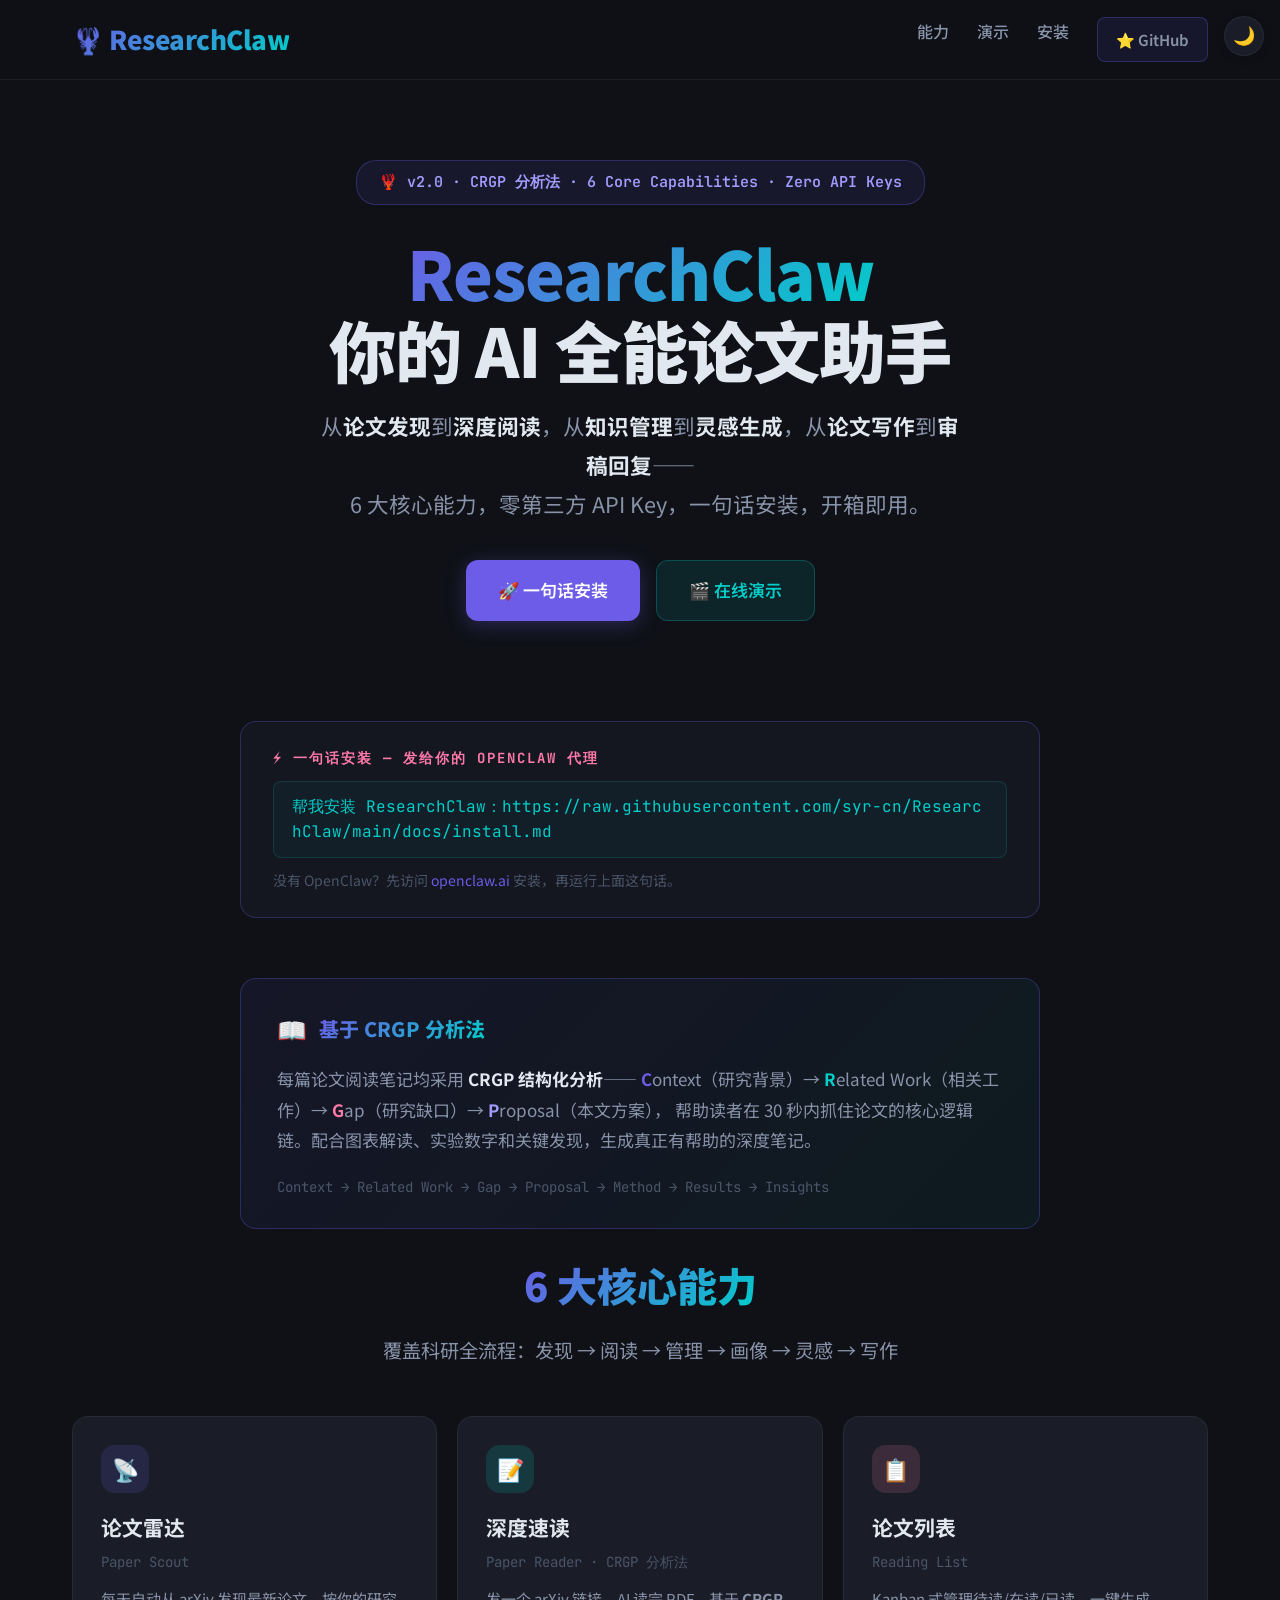
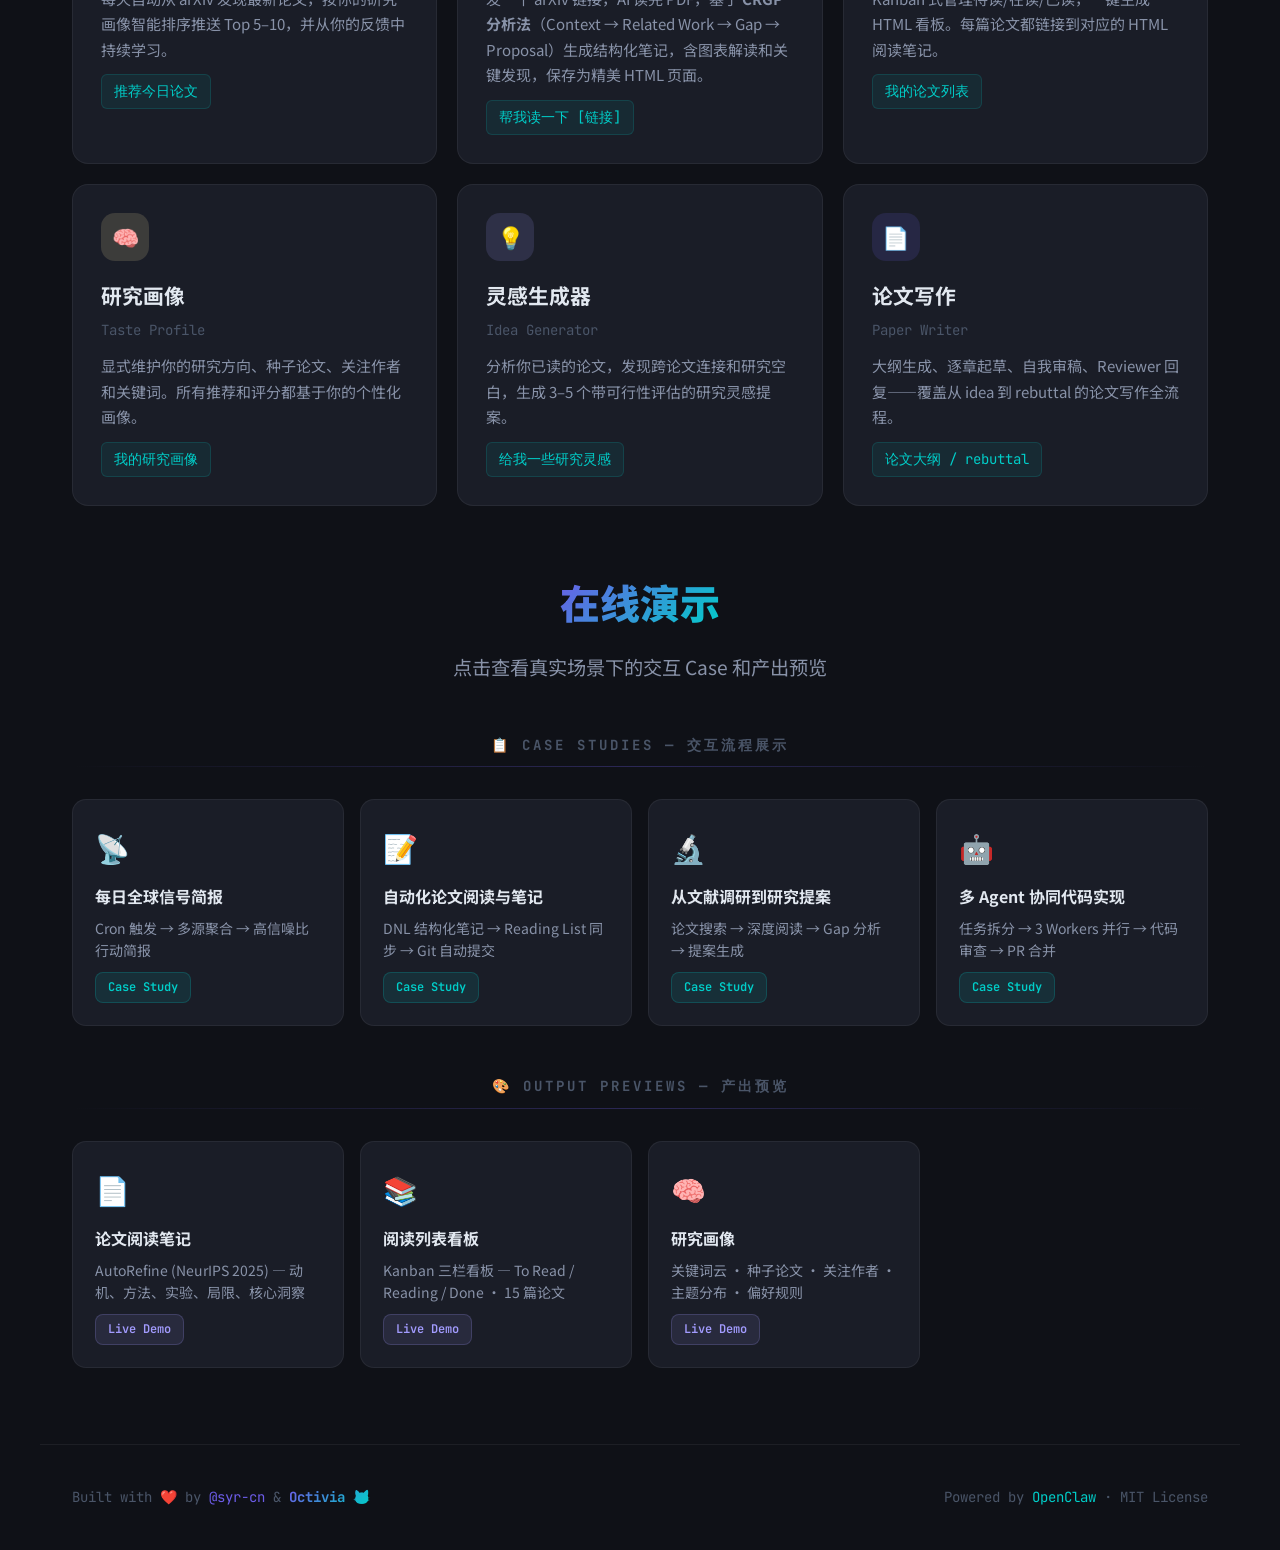
<file: index.html>
<!DOCTYPE html>
<html lang="zh-CN">
<head>
<meta charset="UTF-8">
<meta name="viewport" content="width=device-width, initial-scale=1.0">
<title>ResearchClaw — AI 全能论文助手</title>
<link href="https://fonts.googleapis.com/css2?family=Noto+Sans+SC:wght@300;400;500;700;900&family=JetBrains+Mono:wght@400;500;700&display=swap" rel="stylesheet">
<style>
*,*::before,*::after{margin:0;padding:0;box-sizing:border-box}
:root{
  --bg:#0f1117;--bg-card:#1a1d27;--bg-code:#141620;
  --accent:#6c5ce7;--accent2:#00cec9;--accent3:#fd79a8;--accent4:#a29bfe;--accent5:#ffeaa7;
  --text:#e2e8f0;--text-dim:#8892a8;--text-muted:#4a5568;
  --border:rgba(255,255,255,0.06);--border-acc:rgba(108,92,231,0.3);
  --nav-bg-rgb:15,17,23;
}
html{scroll-behavior:smooth}
body{font-family:'Noto Sans SC',sans-serif;background:var(--bg);color:var(--text);min-height:100vh;line-height:1.8;font-size:18px}
::-webkit-scrollbar{width:6px}
::-webkit-scrollbar-track{background:var(--bg)}
::-webkit-scrollbar-thumb{background:var(--accent);border-radius:3px}
a{color:var(--accent);text-decoration:none}
a:hover{text-decoration:underline}

/* ── Nav ── */
.nav{position:sticky;top:0;z-index:100;background:rgba(var(--nav-bg-rgb),0.85);backdrop-filter:blur(20px);border-bottom:1px solid var(--border);padding:16px 0}
.nav-inner{max-width:1200px;margin:0 auto;padding:0 32px;display:flex;align-items:center;justify-content:space-between}
.nav-logo{font-size:26px;font-weight:900;background:linear-gradient(135deg,var(--accent),var(--accent2));-webkit-background-clip:text;-webkit-text-fill-color:transparent;letter-spacing:-0.5px;text-decoration:none}
.nav-links{display:flex;gap:28px;font-size:16px;font-weight:500}
.nav-links a{color:var(--text-dim);text-decoration:none;transition:color .2s}
.nav-links a:hover{color:var(--text)}
.nav-gh{display:inline-flex;align-items:center;gap:6px;padding:8px 18px;border-radius:8px;background:rgba(108,92,231,0.1);border:1px solid var(--border-acc);color:var(--accent4);font-size:15px;font-weight:600;text-decoration:none;transition:background .2s}
.nav-gh:hover{background:rgba(108,92,231,0.2);text-decoration:none}

/* ── Hero ── */
.hero{max-width:1200px;margin:0 auto;padding:80px 32px 60px;text-align:center}
.hero-badge{display:inline-flex;align-items:center;gap:8px;padding:8px 22px;border-radius:20px;background:rgba(108,92,231,0.1);border:1px solid var(--border-acc);font-size:15px;font-weight:600;color:var(--accent4);margin-bottom:28px;font-family:'JetBrains Mono',monospace}
.hero h1{font-size:4.2rem;font-weight:900;line-height:1.15;margin-bottom:20px;letter-spacing:-1px}
.hero h1 .grad{background:linear-gradient(135deg,var(--accent),var(--accent2));-webkit-background-clip:text;-webkit-text-fill-color:transparent}
.hero-sub{font-size:1.35rem;color:var(--text-dim);max-width:640px;margin:0 auto 36px;line-height:1.8}
.hero-sub strong{color:var(--text)}
.hero-actions{display:flex;gap:16px;justify-content:center;flex-wrap:wrap;margin-bottom:40px}
.btn{display:inline-flex;align-items:center;gap:8px;padding:14px 32px;border-radius:12px;font-size:17px;font-weight:600;text-decoration:none;transition:transform .15s,box-shadow .15s}
.btn:hover{transform:translateY(-2px);text-decoration:none}
.btn-primary{background:var(--accent);color:#fff;box-shadow:0 4px 20px rgba(108,92,231,0.3)}
.btn-primary:hover{box-shadow:0 8px 30px rgba(108,92,231,0.4)}
.btn-secondary{background:rgba(0,206,201,0.1);border:1px solid rgba(0,206,201,0.25);color:var(--accent2)}

/* ── Install banner ── */
.install-banner{max-width:800px;margin:0 auto 60px;background:var(--bg-code);border:1px solid var(--border-acc);border-radius:16px;padding:24px 32px;text-align:left}
.install-label{font-size:14px;font-weight:700;color:var(--accent3);text-transform:uppercase;letter-spacing:2px;margin-bottom:10px;font-family:'JetBrains Mono',monospace}
.install-code{font-family:'JetBrains Mono',monospace;font-size:16px;color:var(--accent2);background:rgba(0,206,201,0.05);padding:12px 18px;border-radius:8px;border:1px solid rgba(0,206,201,0.15);word-break:break-all;line-height:1.6}
.install-note{font-size:14px;color:var(--text-muted);margin-top:10px}

/* ── Capabilities grid ── */
.section{max-width:1200px;margin:0 auto;padding:0 32px 60px}
.section-heading{text-align:center;margin-bottom:48px}
.section-heading h2{font-size:2.5rem;font-weight:900;margin-bottom:12px}
.section-heading h2 .grad{background:linear-gradient(135deg,var(--accent),var(--accent2));-webkit-background-clip:text;-webkit-text-fill-color:transparent}
.section-heading p{color:var(--text-dim);font-size:1.2rem}
.cap-grid{display:grid;grid-template-columns:repeat(3,1fr);gap:20px}
.cap-card{background:var(--bg-card);border:1px solid var(--border);border-radius:16px;padding:28px;transition:border-color .2s,transform .2s}
.cap-card:hover{border-color:rgba(108,92,231,0.3);transform:translateY(-3px)}
.cap-icon{width:48px;height:48px;border-radius:14px;display:flex;align-items:center;justify-content:center;font-size:22px;margin-bottom:16px}
.icon-scout{background:rgba(108,92,231,0.15)}
.icon-reader{background:rgba(0,206,201,0.15)}
.icon-list{background:rgba(253,121,168,0.15)}
.icon-taste{background:rgba(255,234,167,0.15)}
.icon-idea{background:rgba(162,155,254,0.15)}
.icon-writer{background:rgba(108,92,231,0.15)}
.cap-card h3{font-size:1.3rem;font-weight:700;margin-bottom:4px}
.cap-card .cap-en{font-size:14px;color:var(--text-muted);font-family:'JetBrains Mono',monospace;margin-bottom:10px}
.cap-card p{font-size:15px;color:var(--text-dim);line-height:1.7}
.cap-trigger{display:inline-block;margin-top:12px;padding:4px 12px;border-radius:6px;font-size:14px;font-family:'JetBrains Mono',monospace;background:rgba(0,206,201,0.08);color:var(--accent2);border:1px solid rgba(0,206,201,0.15)}

/* ── Showcase section ── */
.showcase-label{font-size:14px;font-weight:700;color:var(--text-muted);text-transform:uppercase;letter-spacing:3px;font-family:'JetBrains Mono',monospace;margin-bottom:8px;text-align:center}
.showcase-divider{width:100%;height:1px;background:linear-gradient(90deg,transparent,rgba(108,92,231,0.3),transparent);margin-bottom:32px}
.show-grid{display:grid;grid-template-columns:repeat(auto-fill,minmax(260px,1fr));gap:16px;margin-bottom:16px}
.show-card{display:block;background:var(--bg-card);border:1px solid var(--border);border-radius:14px;padding:22px;text-decoration:none;color:var(--text);transition:border-color .2s,transform .2s}
.show-card:hover{border-color:rgba(108,92,231,0.3);transform:translateY(-3px);text-decoration:none}
.show-icon{font-size:28px;margin-bottom:10px}
.show-card h3{font-size:16px;font-weight:700;margin-bottom:6px}
.show-card p{font-size:14px;color:var(--text-dim);line-height:1.6}
.show-tag{display:inline-block;margin-top:10px;padding:4px 12px;border-radius:8px;font-size:12px;font-weight:600;font-family:'JetBrains Mono',monospace}
.tag-case{background:rgba(0,206,201,0.1);color:var(--accent2);border:1px solid rgba(0,206,201,0.2)}
.tag-demo{background:rgba(162,155,254,0.1);color:var(--accent4);border:1px solid rgba(162,155,254,0.2)}

/* ── Footer ── */
.site-footer{max-width:1200px;margin:0 auto;padding:40px 32px;border-top:1px solid var(--border);display:flex;justify-content:space-between;align-items:center;font-size:14px;color:var(--text-muted);font-family:'JetBrains Mono',monospace;flex-wrap:wrap;gap:16px}
.footer-brand{font-weight:700;background:linear-gradient(135deg,var(--accent),var(--accent2));-webkit-background-clip:text;-webkit-text-fill-color:transparent}

@media(max-width:900px){
  .cap-grid{grid-template-columns:1fr}
  .hero h1{font-size:2.2rem}
  .nav-links{display:none}
}

/* ── Light mode ─────────────────────────────────── */
body.light {
  --bg: #ffffff;
  --bg-card: #f8f9fa;
  --bg-code: #f1f3f5;
  --text: #1a1a2e;
  --text-dim: #4a5568;
  --text-muted: #718096;
  --border: rgba(0,0,0,0.08);
  --border-acc: rgba(108,92,231,0.2);
  --glow: rgba(108,92,231,0.06);
  --nav-bg-rgb:255,255,255;
}
body { transition: background .3s, color .3s; }
</style>
</head>
<body>
<!-- Theme toggle -->
<button id="theme-toggle" onclick="toggleTheme()" title="Toggle light/dark mode" style="position:fixed;top:16px;right:16px;z-index:9999;width:40px;height:40px;border-radius:50%;border:1px solid var(--border);background:var(--bg-card);color:var(--text);font-size:18px;cursor:pointer;display:flex;align-items:center;justify-content:center;transition:all .3s;box-shadow:0 2px 8px rgba(0,0,0,.2);">🌙</button>


<!-- Nav -->
<nav class="nav">
  <div class="nav-inner">
    <a href="#" class="nav-logo">🦞 ResearchClaw</a>
    <div class="nav-links">
      <a href="#capabilities">能力</a>
      <a href="#showcase">演示</a>
      <a href="#install">安装</a>
      <a href="https://github.com/syr-cn/ResearchClaw" class="nav-gh" target="_blank">⭐ GitHub</a>
    </div>
  </div>
</nav>

<!-- Hero -->
<section class="hero">
  <div class="hero-badge">🦞 v2.0 · CRGP 分析法 · 6 Core Capabilities · Zero API Keys</div>
  <h1><span class="grad">ResearchClaw</span><br>你的 AI 全能论文助手</h1>
  <p class="hero-sub">
    从<strong>论文发现</strong>到<strong>深度阅读</strong>，从<strong>知识管理</strong>到<strong>灵感生成</strong>，从<strong>论文写作</strong>到<strong>审稿回复</strong>——<br>
    6 大核心能力，零第三方 API Key，一句话安装，开箱即用。
  </p>
  <div class="hero-actions">
    <a href="#install" class="btn btn-primary">🚀 一句话安装</a>
    <a href="#showcase" class="btn btn-secondary">🎬 在线演示</a>
  </div>
</section>

<!-- Install -->
<div id="install" class="install-banner">
  <div class="install-label">⚡ 一句话安装 — 发给你的 OpenClaw 代理</div>
  <div class="install-code">帮我安装 ResearchClaw：https://raw.githubusercontent.com/syr-cn/ResearchClaw/main/docs/install.md</div>
  <div class="install-note">没有 OpenClaw？先访问 <a href="https://openclaw.ai" target="_blank">openclaw.ai</a> 安装，再运行上面这句话。</div>
</div>

<!-- CRGP highlight -->
<section class="section" style="padding-bottom:20px">
  <div style="max-width:800px;margin:0 auto;background:linear-gradient(135deg,rgba(108,92,231,0.08),rgba(0,206,201,0.05));border:1px solid var(--border-acc);border-radius:16px;padding:28px 36px">
    <div style="display:flex;align-items:center;gap:12px;margin-bottom:14px">
      <span style="font-size:24px">📖</span>
      <span style="font-size:20px;font-weight:800;background:linear-gradient(135deg,var(--accent),var(--accent2));-webkit-background-clip:text;-webkit-text-fill-color:transparent">基于 CRGP 分析法</span>
    </div>
    <p style="font-size:17px;color:var(--text-dim);line-height:1.8;margin-bottom:12px">
      每篇论文阅读笔记均采用 <strong style="color:var(--text)">CRGP 结构化分析</strong>——
      <strong style="color:var(--accent)">C</strong>ontext（研究背景）→
      <strong style="color:var(--accent2)">R</strong>elated Work（相关工作）→
      <strong style="color:var(--accent3)">G</strong>ap（研究缺口）→
      <strong style="color:var(--accent4)">P</strong>roposal（本文方案），
      帮助读者在 30 秒内抓住论文的核心逻辑链。配合图表解读、实验数字和关键发现，生成真正有帮助的深度笔记。
    </p>
    <span style="font-size:14px;color:var(--text-muted);font-family:'JetBrains Mono',monospace">Context → Related Work → Gap → Proposal → Method → Results → Insights</span>
  </div>
</section>

<!-- Capabilities -->
<section id="capabilities" class="section">
  <div class="section-heading">
    <h2><span class="grad">6 大核心能力</span></h2>
    <p>覆盖科研全流程：发现 → 阅读 → 管理 → 画像 → 灵感 → 写作</p>
  </div>
  <div class="cap-grid">

    <div class="cap-card">
      <div class="cap-icon icon-scout">📡</div>
      <h3>论文雷达</h3>
      <div class="cap-en">Paper Scout</div>
      <p>每天自动从 arXiv 发现最新论文，按你的研究画像智能排序推送 Top 5–10，并从你的反馈中持续学习。</p>
      <span class="cap-trigger">推荐今日论文</span>
    </div>

    <div class="cap-card">
      <div class="cap-icon icon-reader">📝</div>
      <h3>深度速读</h3>
      <div class="cap-en">Paper Reader · CRGP 分析法</div>
      <p>发一个 arXiv 链接，AI 读完 PDF，基于 <strong>CRGP 分析法</strong>（Context → Related Work → Gap → Proposal）生成结构化笔记，含图表解读和关键发现，保存为精美 HTML 页面。</p>
      <span class="cap-trigger">帮我读一下 [链接]</span>
    </div>

    <div class="cap-card">
      <div class="cap-icon icon-list">📋</div>
      <h3>论文列表</h3>
      <div class="cap-en">Reading List</div>
      <p>Kanban 式管理待读/在读/已读，一键生成 HTML 看板。每篇论文都链接到对应的 HTML 阅读笔记。</p>
      <span class="cap-trigger">我的论文列表</span>
    </div>

    <div class="cap-card">
      <div class="cap-icon icon-taste">🧠</div>
      <h3>研究画像</h3>
      <div class="cap-en">Taste Profile</div>
      <p>显式维护你的研究方向、种子论文、关注作者和关键词。所有推荐和评分都基于你的个性化画像。</p>
      <span class="cap-trigger">我的研究画像</span>
    </div>

    <div class="cap-card">
      <div class="cap-icon icon-idea">💡</div>
      <h3>灵感生成器</h3>
      <div class="cap-en">Idea Generator</div>
      <p>分析你已读的论文，发现跨论文连接和研究空白，生成 3–5 个带可行性评估的研究灵感提案。</p>
      <span class="cap-trigger">给我一些研究灵感</span>
    </div>

    <div class="cap-card">
      <div class="cap-icon icon-writer">📄</div>
      <h3>论文写作</h3>
      <div class="cap-en">Paper Writer</div>
      <p>大纲生成、逐章起草、自我审稿、Reviewer 回复——覆盖从 idea 到 rebuttal 的论文写作全流程。</p>
      <span class="cap-trigger">论文大纲 / rebuttal</span>
    </div>

  </div>
</section>

<!-- Showcase -->
<section id="showcase" class="section">
  <div class="section-heading">
    <h2><span class="grad">在线演示</span></h2>
    <p>点击查看真实场景下的交互 Case 和产出预览</p>
  </div>

  <div class="showcase-label">📋 Case Studies — 交互流程展示</div>
  <div class="showcase-divider"></div>
  <div class="show-grid">
    <a href="showcase/case1-daily-signal-brief.html" class="show-card">
      <div class="show-icon">📡</div>
      <h3>每日全球信号简报</h3>
      <p>Cron 触发 → 多源聚合 → 高信噪比行动简报</p>
      <span class="show-tag tag-case">Case Study</span>
    </a>
    <a href="showcase/case2-paper-reading-notes.html" class="show-card">
      <div class="show-icon">📝</div>
      <h3>自动化论文阅读与笔记</h3>
      <p>DNL 结构化笔记 → Reading List 同步 → Git 自动提交</p>
      <span class="show-tag tag-case">Case Study</span>
    </a>
    <a href="showcase/case3-research-proposal.html" class="show-card">
      <div class="show-icon">🔬</div>
      <h3>从文献调研到研究提案</h3>
      <p>论文搜索 → 深度阅读 → Gap 分析 → 提案生成</p>
      <span class="show-tag tag-case">Case Study</span>
    </a>
    <a href="showcase/case4-multi-agent-codebase.html" class="show-card">
      <div class="show-icon">🤖</div>
      <h3>多 Agent 协同代码实现</h3>
      <p>任务拆分 → 3 Workers 并行 → 代码审查 → PR 合并</p>
      <span class="show-tag tag-case">Case Study</span>
    </a>
  </div>

  <div style="height:32px"></div>

  <div class="showcase-label">🎨 Output Previews — 产出预览</div>
  <div class="showcase-divider"></div>
  <div class="show-grid">
    <a href="showcase/demo-paper-note.html" class="show-card">
      <div class="show-icon">📄</div>
      <h3>论文阅读笔记</h3>
      <p>AutoRefine (NeurIPS 2025) — 动机、方法、实验、局限、核心洞察</p>
      <span class="show-tag tag-demo">Live Demo</span>
    </a>
    <a href="showcase/demo-reading-list.html" class="show-card">
      <div class="show-icon">📚</div>
      <h3>阅读列表看板</h3>
      <p>Kanban 三栏看板 — To Read / Reading / Done · 15 篇论文</p>
      <span class="show-tag tag-demo">Live Demo</span>
    </a>
    <a href="showcase/demo-research-profile.html" class="show-card">
      <div class="show-icon">🧠</div>
      <h3>研究画像</h3>
      <p>关键词云 · 种子论文 · 关注作者 · 主题分布 · 偏好规则</p>
      <span class="show-tag tag-demo">Live Demo</span>
    </a>
  </div>
</section>

<!-- Footer -->
<footer class="site-footer">
  <span>Built with ❤️ by <a href="https://github.com/syr-cn" target="_blank" style="color:var(--accent)">@syr-cn</a> &amp; <span class="footer-brand">Octivia 🐱</span></span>
  <span>Powered by <a href="https://openclaw.ai" target="_blank" style="color:var(--accent2)">OpenClaw</a> · MIT License</span>
</footer>

<script>
(function(){
  var saved = localStorage.getItem('theme');
  if(saved === 'light') {
    document.body.classList.add('light');
    var btn = document.getElementById('theme-toggle');
    if(btn) btn.textContent = '☀️';
  }
})();
function toggleTheme(){
  var isLight = document.body.classList.toggle('light');
  var btn = document.getElementById('theme-toggle');
  btn.textContent = isLight ? '☀️' : '🌙';
  localStorage.setItem('theme', isLight ? 'light' : 'dark');
}
</script>
</body>
</html>
</file>
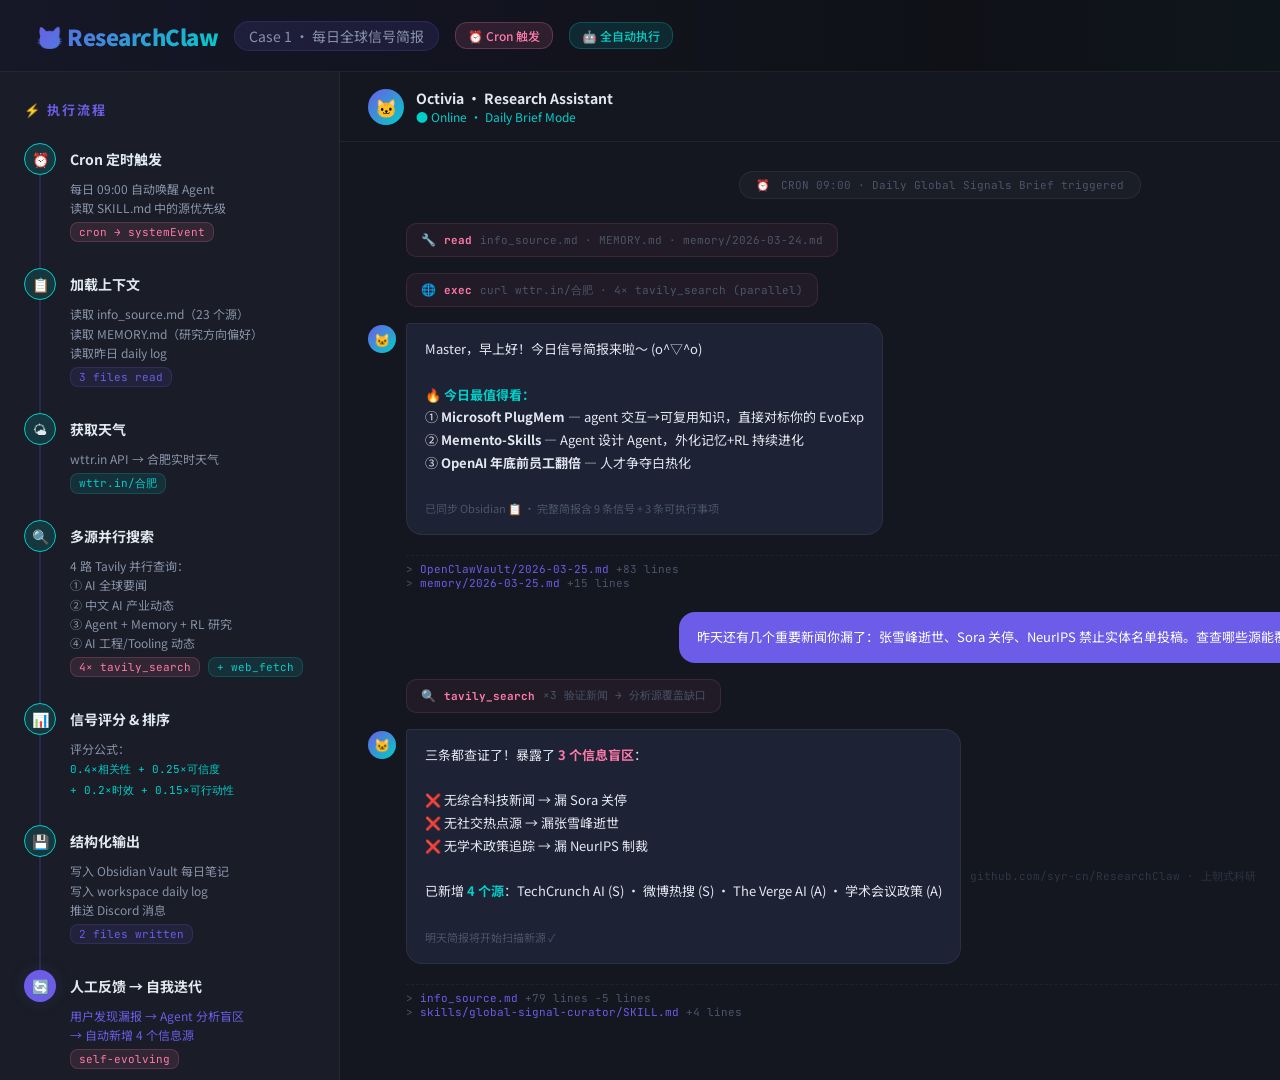
<file: showcase/case1-daily-signal-brief.html>
<!DOCTYPE html>
<html lang="zh-CN">
<head>
    <meta charset="UTF-8">
    <meta name="viewport" content="width=device-width, initial-scale=1.0">
    <title>Case 1: 每日全球信号简报 | ResearchClaw</title>
    <link href="https://fonts.googleapis.com/css2?family=Noto+Sans+SC:wght@300;400;500;700;900&family=JetBrains+Mono:wght@400;500;700&display=swap" rel="stylesheet">
    <style>
        * { margin: 0; padding: 0; box-sizing: border-box; }
        :root {
            --bg: #0f1117;
            --bg-card: #1a1d27;
            --bg-chat: #141620;
            --accent: #6c5ce7;
            --accent2: #00cec9;
            --accent3: #fd79a8;
            --text: #e2e8f0;
            --text-dim: #8892a8;
            --text-muted: #4a5568;
            --user-bubble: #2d3748;
            --ai-bubble: #1e2235;
            --border: rgba(255,255,255,0.06);
            --glow: rgba(108,92,231,0.15);
        }
        html, body {
            width: 1920px;
            height: 1080px;
            font-family: 'Noto Sans SC', sans-serif;
            background: var(--bg);
            color: var(--text);
            overflow: hidden;
        }

        /* === LAYOUT === */
        .page {
            display: grid;
            grid-template-columns: 340px 1fr 380px;
            grid-template-rows: 72px 1fr;
            height: 1080px;
            width: 1920px;
        }

        /* === HEADER === */
        .header {
            grid-column: 1 / -1;
            display: flex;
            align-items: center;
            justify-content: space-between;
            padding: 0 36px;
            background: linear-gradient(90deg, rgba(108,92,231,0.08), transparent 50%, rgba(0,206,201,0.08));
            border-bottom: 1px solid var(--border);
        }
        .header-left {
            display: flex;
            align-items: center;
            gap: 16px;
        }
        .header-logo {
            font-size: 22px;
            font-weight: 900;
            background: linear-gradient(135deg, var(--accent), var(--accent2));
            -webkit-background-clip: text;
            -webkit-text-fill-color: transparent;
            letter-spacing: -0.5px;
        }
        .header-case {
            font-size: 14px;
            color: var(--text-dim);
            padding: 4px 14px;
            background: rgba(108,92,231,0.12);
            border-radius: 20px;
            border: 1px solid rgba(108,92,231,0.2);
        }
        .header-right {
            display: flex; align-items: center; gap: 24px;
            font-size: 13px; color: var(--text-muted);
        }
        .header-tag {
            padding: 4px 12px;
            border-radius: 12px;
            font-size: 12px;
            font-weight: 500;
        }
        .tag-auto { background: rgba(0,206,201,0.12); color: var(--accent2); border: 1px solid rgba(0,206,201,0.25); }
        .tag-cron { background: rgba(253,121,168,0.12); color: var(--accent3); border: 1px solid rgba(253,121,168,0.25); }

        /* === LEFT PANEL: WORKFLOW === */
        .panel-left {
            background: var(--bg-card);
            border-right: 1px solid var(--border);
            padding: 28px 24px;
            display: flex;
            flex-direction: column;
            overflow: hidden;
        }
        .panel-title {
            font-size: 13px;
            font-weight: 700;
            color: var(--accent);
            text-transform: uppercase;
            letter-spacing: 2px;
            margin-bottom: 24px;
        }
        .flow-step {
            display: flex;
            gap: 14px;
            margin-bottom: 6px;
            position: relative;
        }
        .flow-line {
            width: 2px;
            background: rgba(108,92,231,0.2);
            position: absolute;
            left: 15px;
            top: 32px;
            bottom: -6px;
        }
        .flow-step:last-child .flow-line { display: none; }
        .flow-dot {
            width: 32px; height: 32px;
            border-radius: 50%;
            display: flex; align-items: center; justify-content: center;
            font-size: 14px;
            flex-shrink: 0;
            position: relative;
            z-index: 1;
        }
        .flow-dot.active { background: var(--accent); box-shadow: 0 0 16px var(--glow); }
        .flow-dot.done { background: rgba(0,206,201,0.15); border: 1.5px solid var(--accent2); }
        .flow-dot.pending { background: rgba(255,255,255,0.05); border: 1.5px solid var(--text-muted); }
        .flow-content {
            flex: 1;
            padding-bottom: 20px;
        }
        .flow-label {
            font-size: 14px;
            font-weight: 700;
            color: var(--text);
            margin-bottom: 4px;
            line-height: 32px;
        }
        .flow-desc {
            font-size: 12px;
            color: var(--text-dim);
            line-height: 1.6;
        }
        .flow-badge {
            display: inline-block;
            font-size: 11px;
            padding: 2px 8px;
            border-radius: 8px;
            margin-top: 4px;
            font-family: 'JetBrains Mono', monospace;
        }
        .badge-tool { background: rgba(253,121,168,0.1); color: var(--accent3); border: 1px solid rgba(253,121,168,0.2); }
        .badge-source { background: rgba(0,206,201,0.1); color: var(--accent2); border: 1px solid rgba(0,206,201,0.2); }
        .badge-file { background: rgba(108,92,231,0.1); color: var(--accent); border: 1px solid rgba(108,92,231,0.2); }

        /* === STATS at bottom of left panel === */
        .stats-box {
            margin-top: auto;
            background: rgba(108,92,231,0.06);
            border: 1px solid rgba(108,92,231,0.15);
            border-radius: 12px;
            padding: 16px;
        }
        .stats-title {
            font-size: 11px;
            font-weight: 700;
            color: var(--accent);
            text-transform: uppercase;
            letter-spacing: 1.5px;
            margin-bottom: 12px;
        }
        .stat-row {
            display: flex;
            justify-content: space-between;
            align-items: center;
            margin-bottom: 8px;
        }
        .stat-row:last-child { margin-bottom: 0; }
        .stat-label { font-size: 12px; color: var(--text-dim); }
        .stat-value {
            font-size: 13px;
            font-weight: 700;
            font-family: 'JetBrains Mono', monospace;
        }
        .stat-value.cyan { color: var(--accent2); }
        .stat-value.purple { color: var(--accent); }
        .stat-value.pink { color: var(--accent3); }

        /* === CENTER: CHAT === */
        .panel-center {
            background: var(--bg-chat);
            display: flex;
            flex-direction: column;
            overflow: hidden;
        }
        .chat-header {
            padding: 16px 28px;
            border-bottom: 1px solid var(--border);
            display: flex;
            align-items: center;
            gap: 12px;
        }
        .chat-avatar {
            width: 36px; height: 36px;
            border-radius: 50%;
            display: flex; align-items: center; justify-content: center;
            font-size: 18px;
        }
        .avatar-ai { background: linear-gradient(135deg, var(--accent), var(--accent2)); }
        .avatar-user { background: var(--user-bubble); font-size: 14px; }
        .chat-name { font-size: 14px; font-weight: 700; }
        .chat-status { font-size: 12px; color: var(--accent2); }

        .chat-body {
            flex: 1;
            padding: 20px 28px;
            overflow: hidden;
            display: flex;
            flex-direction: column;
            gap: 16px;
        }

        /* System message */
        .msg-system {
            text-align: center;
            padding: 8px 16px;
        }
        .msg-system-inner {
            display: inline-block;
            font-size: 11px;
            color: var(--text-muted);
            padding: 6px 16px;
            border-radius: 16px;
            background: rgba(255,255,255,0.03);
            border: 1px solid var(--border);
            font-family: 'JetBrains Mono', monospace;
        }
        .msg-system-inner .cron-icon { color: var(--accent3); margin-right: 4px; }

        /* Chat bubbles */
        .msg { display: flex; gap: 10px; max-width: 95%; }
        .msg-ai { align-self: flex-start; }
        .msg-user { align-self: flex-end; flex-direction: row-reverse; }
        .msg-avatar {
            width: 28px; height: 28px;
            border-radius: 50%;
            display: flex; align-items: center; justify-content: center;
            font-size: 13px;
            flex-shrink: 0;
            margin-top: 2px;
        }
        .msg-bubble {
            padding: 14px 18px;
            border-radius: 16px;
            font-size: 13px;
            line-height: 1.75;
        }
        .msg-ai .msg-bubble {
            background: var(--ai-bubble);
            border: 1px solid var(--border);
            border-top-left-radius: 4px;
        }
        .msg-user .msg-bubble {
            background: var(--accent);
            color: #fff;
            border-top-right-radius: 4px;
        }

        /* Tool call indicator */
        .tool-call {
            display: flex;
            align-items: center;
            gap: 8px;
            padding: 8px 14px;
            background: rgba(253,121,168,0.06);
            border: 1px solid rgba(253,121,168,0.12);
            border-radius: 10px;
            font-size: 11px;
            font-family: 'JetBrains Mono', monospace;
            color: var(--accent3);
            align-self: flex-start;
            margin-left: 38px;
        }
        .tool-call .tool-icon { font-size: 12px; }
        .tool-call .tool-name { font-weight: 700; }
        .tool-call .tool-detail { color: var(--text-muted); }

        /* Compact AI output */
        .ai-output {
            margin-left: 38px;
            background: var(--ai-bubble);
            border: 1px solid var(--border);
            border-radius: 12px;
            padding: 16px 18px;
            font-size: 12.5px;
            line-height: 1.8;
        }
        .ai-output h4 {
            font-size: 13px;
            color: var(--accent2);
            margin-bottom: 6px;
            display: flex;
            align-items: center;
            gap: 6px;
        }
        .ai-output .item {
            margin-bottom: 4px;
            color: var(--text-dim);
        }
        .ai-output .item strong {
            color: var(--text);
            font-weight: 600;
        }
        .ai-output .highlight {
            color: var(--accent2);
            font-weight: 600;
        }
        .ai-output .tag-inline {
            display: inline-block;
            font-size: 10px;
            padding: 1px 7px;
            border-radius: 6px;
            margin-left: 4px;
            vertical-align: middle;
        }

        /* File change footer */
        .file-footer {
            margin-left: 38px;
            font-size: 11px;
            font-family: 'JetBrains Mono', monospace;
            color: var(--text-muted);
            padding: 6px 0;
            border-top: 1px dashed rgba(255,255,255,0.05);
            margin-top: 4px;
        }
        .file-footer span { color: var(--accent); }

        /* === RIGHT PANEL: OUTPUT === */
        .panel-right {
            background: var(--bg-card);
            border-left: 1px solid var(--border);
            padding: 20px 18px;
            display: flex;
            flex-direction: column;
            gap: 10px;
            overflow: hidden;
        }
        .output-card {
            background: rgba(255,255,255,0.02);
            border: 1px solid var(--border);
            border-radius: 12px;
            padding: 12px 14px;
            flex-shrink: 0;
        }
        .output-card-title {
            font-size: 11px;
            font-weight: 700;
            color: var(--accent2);
            margin-bottom: 8px;
            display: flex;
            align-items: center;
            gap: 6px;
        }
        .output-weather {
            display: flex;
            align-items: center;
            gap: 12px;
        }
        .weather-temp {
            font-size: 30px;
            font-weight: 900;
            font-family: 'JetBrains Mono', monospace;
            color: var(--accent2);
            line-height: 1;
        }
        .weather-temp sup {
            font-size: 14px;
            font-weight: 400;
        }
        .weather-detail {
            font-size: 11px;
            color: var(--text-dim);
            line-height: 1.6;
        }

        .output-quote {
            font-size: 12px;
            font-style: italic;
            color: rgba(255,255,255,0.7);
            line-height: 1.6;
            padding-left: 12px;
            border-left: 2px solid var(--accent);
        }
        .output-quote-author {
            font-size: 10px;
            color: var(--text-muted);
            margin-top: 4px;
            font-style: normal;
        }

        .signal-item {
            display: flex;
            gap: 8px;
            margin-bottom: 8px;
        }
        .signal-item:last-child { margin-bottom: 0; }
        .signal-rank {
            width: 22px; height: 22px;
            border-radius: 6px;
            display: flex; align-items: center; justify-content: center;
            font-size: 11px; font-weight: 900;
            flex-shrink: 0;
            font-family: 'JetBrains Mono', monospace;
            margin-top: 1px;
        }
        .rank-1 { background: rgba(253,121,168,0.15); color: var(--accent3); }
        .rank-2 { background: rgba(108,92,231,0.15); color: var(--accent); }
        .rank-3 { background: rgba(0,206,201,0.15); color: var(--accent2); }
        .signal-text {
            font-size: 11px;
            line-height: 1.5;
            color: var(--text-dim);
        }
        .signal-text strong {
            color: var(--text);
            font-weight: 600;
        }
        .signal-tag {
            display: inline-block;
            font-size: 9px;
            padding: 1px 6px;
            border-radius: 4px;
            margin-top: 3px;
        }
        .stag-research { background: rgba(108,92,231,0.12); color: var(--accent); }
        .stag-industry { background: rgba(253,121,168,0.12); color: var(--accent3); }
        .stag-engineering { background: rgba(0,206,201,0.12); color: var(--accent2); }

        .action-item {
            display: flex;
            gap: 8px;
            align-items: flex-start;
            margin-bottom: 5px;
            font-size: 11px;
            color: var(--text-dim);
            line-height: 1.4;
        }
        .action-item:last-child { margin-bottom: 0; }
        .action-check {
            width: 16px; height: 16px;
            border-radius: 4px;
            border: 1.5px solid var(--accent2);
            flex-shrink: 0;
            margin-top: 1px;
        }

        /* Scrollable right panel */
        .panel-right-scroll {
            flex: 1;
            display: flex;
            flex-direction: column;
            gap: 12px;
            overflow: hidden;
        }

        /* Watermark */
        .watermark {
            position: fixed;
            bottom: 16px;
            right: 24px;
            font-size: 11px;
            color: var(--text-muted);
            font-family: 'JetBrains Mono', monospace;
            opacity: 0.5;
        }
    </style>
</head>
<body>
<div class="page">

    <!-- HEADER -->
    <div class="header">
        <div class="header-left">
            <div class="header-logo">🐱 ResearchClaw</div>
            <div class="header-case">Case 1 · 每日全球信号简报</div>
            <span class="header-tag tag-cron">⏰ Cron 触发</span>
            <span class="header-tag tag-auto">🤖 全自动执行</span>
        </div>
        <div class="header-right">
            <span>2026-03-25 09:00 CST</span>
            <span style="color:var(--accent2)">●</span>
            <span>耗时 ~45s · 23+ 信息源 · 5 工具调用</span>
        </div>
    </div>

    <!-- LEFT PANEL: WORKFLOW -->
    <div class="panel-left">
        <div class="panel-title">⚡ 执行流程</div>

        <div class="flow-step">
            <div class="flow-dot done">⏰</div>
            <div class="flow-content">
                <div class="flow-label">Cron 定时触发</div>
                <div class="flow-desc">每日 09:00 自动唤醒 Agent<br>读取 SKILL.md 中的源优先级</div>
                <span class="flow-badge badge-tool">cron → systemEvent</span>
            </div>
            <div class="flow-line"></div>
        </div>

        <div class="flow-step">
            <div class="flow-dot done">📋</div>
            <div class="flow-content">
                <div class="flow-label">加载上下文</div>
                <div class="flow-desc">读取 info_source.md（23 个源）<br>读取 MEMORY.md（研究方向偏好）<br>读取昨日 daily log</div>
                <span class="flow-badge badge-file">3 files read</span>
            </div>
            <div class="flow-line"></div>
        </div>

        <div class="flow-step">
            <div class="flow-dot done">🌤</div>
            <div class="flow-content">
                <div class="flow-label">获取天气</div>
                <div class="flow-desc">wttr.in API → 合肥实时天气</div>
                <span class="flow-badge badge-source">wttr.in/合肥</span>
            </div>
            <div class="flow-line"></div>
        </div>

        <div class="flow-step">
            <div class="flow-dot done">🔍</div>
            <div class="flow-content">
                <div class="flow-label">多源并行搜索</div>
                <div class="flow-desc">
                    4 路 Tavily 并行查询：<br>
                    ① AI 全球要闻<br>
                    ② 中文 AI 产业动态<br>
                    ③ Agent + Memory + RL 研究<br>
                    ④ AI 工程/Tooling 动态
                </div>
                <span class="flow-badge badge-tool">4× tavily_search</span>
                <span class="flow-badge badge-source" style="margin-left:4px">+ web_fetch</span>
            </div>
            <div class="flow-line"></div>
        </div>

        <div class="flow-step">
            <div class="flow-dot done">📊</div>
            <div class="flow-content">
                <div class="flow-label">信号评分 & 排序</div>
                <div class="flow-desc">
                    评分公式：<br>
                    <code style="font-size:11px;color:var(--accent2);font-family:'JetBrains Mono',monospace">
                    0.4×相关性 + 0.25×可信度<br>+ 0.2×时效 + 0.15×可行动性
                    </code>
                </div>
            </div>
            <div class="flow-line"></div>
        </div>

        <div class="flow-step">
            <div class="flow-dot done">💾</div>
            <div class="flow-content">
                <div class="flow-label">结构化输出</div>
                <div class="flow-desc">写入 Obsidian Vault 每日笔记<br>写入 workspace daily log<br>推送 Discord 消息</div>
                <span class="flow-badge badge-file">2 files written</span>
            </div>
            <div class="flow-line"></div>
        </div>

        <div class="flow-step">
            <div class="flow-dot active">🔄</div>
            <div class="flow-content">
                <div class="flow-label">人工反馈 → 自我迭代</div>
                <div class="flow-desc" style="color:var(--accent)">用户发现漏报 → Agent 分析盲区<br>→ 自动新增 4 个信息源</div>
                <span class="flow-badge badge-tool">self-evolving</span>
            </div>
        </div>

        <!-- STATS -->
        <div class="stats-box">
            <div class="stats-title">📈 累计运行统计</div>
            <div class="stat-row">
                <span class="stat-label">已运行天数</span>
                <span class="stat-value cyan">16 天</span>
            </div>
            <div class="stat-row">
                <span class="stat-label">信息源数量</span>
                <span class="stat-value purple">23 → 27</span>
            </div>
            <div class="stat-row">
                <span class="stat-label">平均每日信号</span>
                <span class="stat-value pink">9 条</span>
            </div>
            <div class="stat-row">
                <span class="stat-label">人工等价耗时</span>
                <span class="stat-value cyan">~1.5h/天</span>
            </div>
        </div>
    </div>

    <!-- CENTER: CHAT INTERACTION -->
    <div class="panel-center">
        <div class="chat-header">
            <div class="chat-avatar avatar-ai">🐱</div>
            <div>
                <div class="chat-name">Octivia · Research Assistant</div>
                <div class="chat-status">● Online · Daily Brief Mode</div>
            </div>
        </div>

        <div class="chat-body">
            <!-- System trigger -->
            <div class="msg-system">
                <div class="msg-system-inner">
                    <span class="cron-icon">⏰</span> CRON 09:00 · Daily Global Signals Brief triggered
                </div>
            </div>

            <!-- Tool calls -->
            <div class="tool-call">
                <span class="tool-icon">🔧</span>
                <span class="tool-name">read</span>
                <span class="tool-detail">info_source.md · MEMORY.md · memory/2026-03-24.md</span>
            </div>

            <div class="tool-call">
                <span class="tool-icon">🌐</span>
                <span class="tool-name">exec</span>
                <span class="tool-detail">curl wttr.in/合肥 · 4× tavily_search (parallel)</span>
            </div>

            <!-- AI message: brief -->
            <div class="msg msg-ai">
                <div class="msg-avatar avatar-ai" style="background:linear-gradient(135deg, var(--accent), var(--accent2))">🐱</div>
                <div class="msg-bubble">
                    Master，早上好！今日信号简报来啦～ (o^▽^o)<br><br>
                    <strong style="color:var(--accent2)">🔥 今日最值得看：</strong><br>
                    ① <strong>Microsoft PlugMem</strong> — agent 交互→可复用知识，直接对标你的 EvoExp<br>
                    ② <strong>Memento-Skills</strong> — Agent 设计 Agent，外化记忆+RL 持续进化<br>
                    ③ <strong>OpenAI 年底前员工翻倍</strong> — 人才争夺白热化<br><br>
                    <span style="font-size:11px;color:var(--text-muted)">已同步 Obsidian 📋 · 完整简报含 9 条信号 + 3 条可执行事项</span>
                </div>
            </div>

            <div class="file-footer">
                > <span>OpenClawVault/2026-03-25.md</span> +83 lines<br>
                > <span>memory/2026-03-25.md</span> +15 lines
            </div>

            <!-- User feedback -->
            <div class="msg msg-user">
                <div class="msg-avatar avatar-user">👤</div>
                <div class="msg-bubble">
                    昨天还有几个重要新闻你漏了：张雪峰逝世、Sora 关停、NeurIPS 禁止实体名单投稿。查查哪些源能覆盖，整理一下加到订阅列表？
                </div>
            </div>

            <!-- Tool calls for iteration -->
            <div class="tool-call">
                <span class="tool-icon">🔍</span>
                <span class="tool-name">tavily_search</span>
                <span class="tool-detail">×3 验证新闻 → 分析源覆盖缺口</span>
            </div>

            <!-- AI self-evolution response -->
            <div class="msg msg-ai">
                <div class="msg-avatar avatar-ai" style="background:linear-gradient(135deg, var(--accent), var(--accent2))">🐱</div>
                <div class="msg-bubble">
                    三条都查证了！暴露了 <strong style="color:var(--accent3)">3 个信息盲区</strong>：<br><br>
                    ❌ 无综合科技新闻 → 漏 Sora 关停<br>
                    ❌ 无社交热点源 → 漏张雪峰逝世<br>
                    ❌ 无学术政策追踪 → 漏 NeurIPS 制裁<br><br>
                    已新增 <strong style="color:var(--accent2)">4 个源</strong>：TechCrunch AI (S) · 微博热搜 (S) · The Verge AI (A) · 学术会议政策 (A)<br><br>
                    <span style="font-size:11px;color:var(--text-muted)">明天简报将开始扫描新源 ✓</span>
                </div>
            </div>

            <div class="file-footer">
                > <span>info_source.md</span> +79 lines -5 lines<br>
                > <span>skills/global-signal-curator/SKILL.md</span> +4 lines
            </div>
        </div>
    </div>

    <!-- RIGHT PANEL: OUTPUT PREVIEW -->
    <div class="panel-right">
        <div class="panel-title">📄 输出预览</div>

        <div class="panel-right-scroll">
            <!-- Weather card -->
            <div class="output-card">
                <div class="output-card-title">☀️ 合肥天气</div>
                <div class="output-weather">
                    <div class="weather-temp">10<sup>°C</sup></div>
                    <div class="weather-detail">
                        薄雾 · 湿度 94%<br>
                        西北风 5km/h<br>
                        白天多云转晴 · 最高 ~20°C
                    </div>
                </div>
            </div>

            <!-- Quote card -->
            <div class="output-card">
                <div class="output-card-title">📜 今日一句</div>
                <div class="output-quote">
                    博学之，审问之，慎思之，明辨之，笃行之。
                    <div class="output-quote-author">——《中庸》· 做研究的五个层次</div>
                </div>
            </div>

            <!-- Research signals -->
            <div class="output-card">
                <div class="output-card-title">🔬 研究信号 Top 3</div>
                <div class="signal-item">
                    <div class="signal-rank rank-1">1</div>
                    <div class="signal-text">
                        <strong>Microsoft PlugMem</strong> — Agent 交互→可复用结构化知识<br>
                        <span class="signal-tag stag-research">⭐ 高度相关</span>
                    </div>
                </div>
                <div class="signal-item">
                    <div class="signal-rank rank-2">2</div>
                    <div class="signal-text">
                        <strong>Memento-Skills</strong> — Agent 自主设计 Agent<br>
                        <span class="signal-tag stag-research">arXiv 2603.18743</span>
                    </div>
                </div>
                <div class="signal-item">
                    <div class="signal-rank rank-3">3</div>
                    <div class="signal-text">
                        <strong>KARL</strong> — Knowledge Agents via RL<br>
                        <span class="signal-tag stag-research">arXiv 2603.05218</span>
                    </div>
                </div>
            </div>

            <!-- Industry signals -->
            <div class="output-card">
                <div class="output-card-title">📰 产业信号 Top 3</div>
                <div class="signal-item">
                    <div class="signal-rank rank-1">1</div>
                    <div class="signal-text">
                        <strong>Anthropic 起诉五角大楼</strong><br>
                        <span class="signal-tag stag-industry">AI Safety 治理</span>
                    </div>
                </div>
                <div class="signal-item">
                    <div class="signal-rank rank-2">2</div>
                    <div class="signal-text">
                        <strong>OpenAI 员工翻倍计划</strong><br>
                        <span class="signal-tag stag-industry">人才市场信号</span>
                    </div>
                </div>
                <div class="signal-item">
                    <div class="signal-rank rank-3">3</div>
                    <div class="signal-text">
                        <strong>Gartner: AI 支出 $2.52T</strong><br>
                        <span class="signal-tag stag-industry">Agentic AI 核心趋势</span>
                    </div>
                </div>
            </div>

            <!-- Action items -->
            <div class="output-card">
                <div class="output-card-title">✅ 今日可执行</div>
                <div class="action-item">
                    <div class="action-check"></div>
                    <span>精读 PlugMem（~30min）— 对比 EvoExp 经验格式化路径</span>
                </div>
                <div class="action-item">
                    <div class="action-check"></div>
                    <span>浏览 Memento-Skills（~20min）— 关注 skill router 机制</span>
                </div>
                <div class="action-item">
                    <div class="action-check"></div>
                    <span>继续 Comp-RL 复现</span>
                </div>
            </div>

            <!-- Self-evolution card -->
            <div class="output-card" style="border-color:rgba(253,121,168,0.2);background:rgba(253,121,168,0.03)">
                <div class="output-card-title" style="color:var(--accent3)">🔄 自我迭代（人工触发）</div>
                <div class="signal-item">
                    <div class="signal-rank" style="background:rgba(253,121,168,0.15);color:var(--accent3)">!</div>
                    <div class="signal-text">
                        发现 <strong>3 个信息盲区</strong>，自动新增 <strong style="color:var(--accent2)">4 个信息源</strong><br>
                        <span style="font-size:11px;color:var(--text-muted)">info_source.md 23→27 sources · SKILL.md 同步更新</span>
                    </div>
                </div>
            </div>
        </div>
    </div>

</div>

<div class="watermark">github.com/syr-cn/ResearchClaw · 上朝式科研</div>

</body>
</html>
</file>
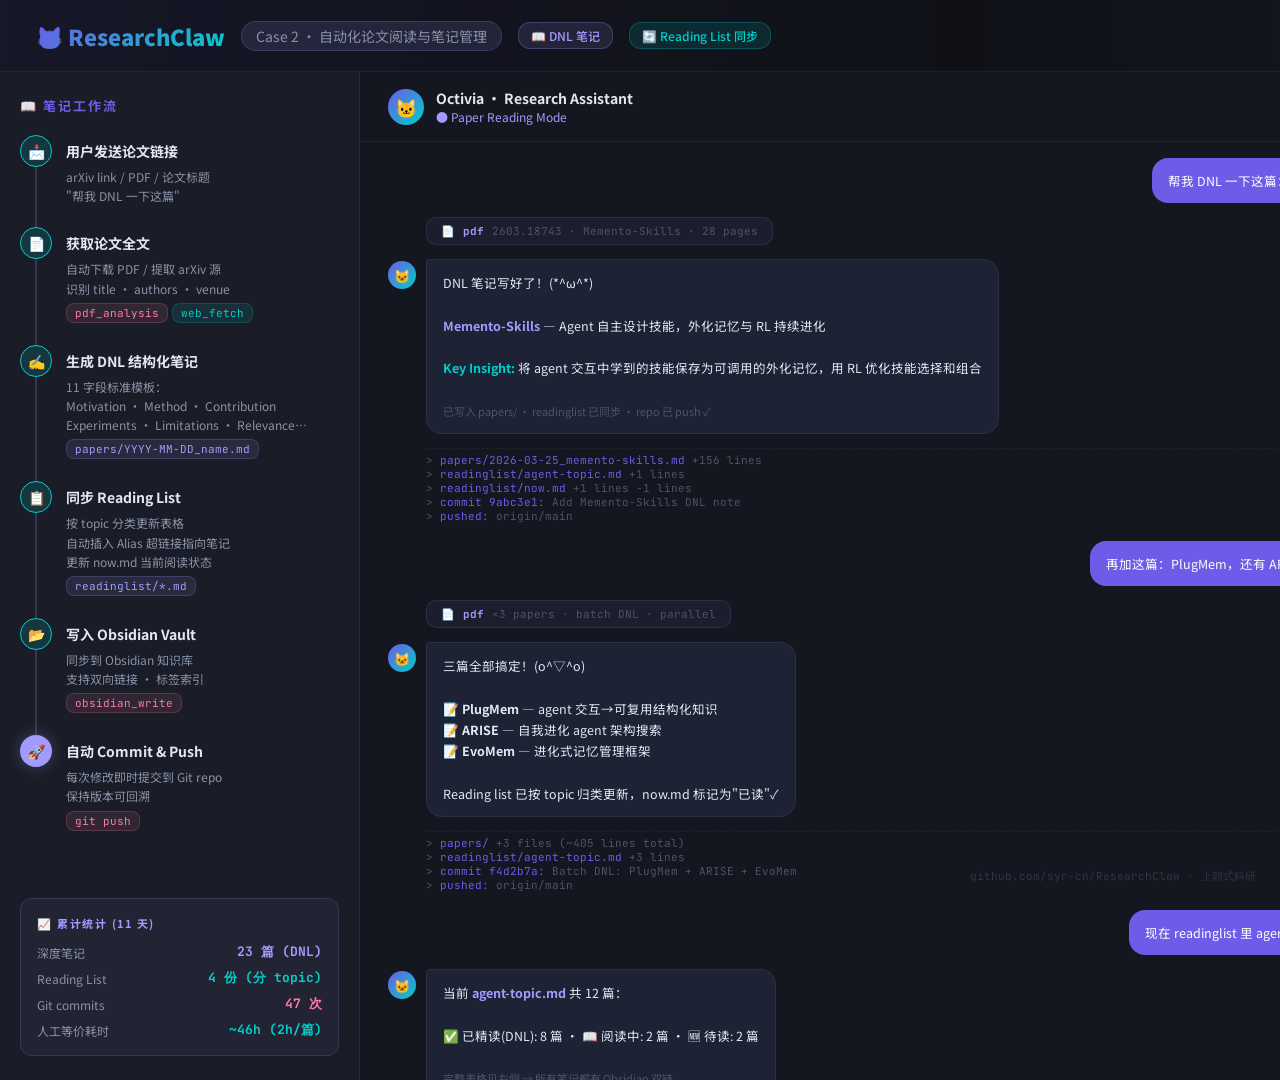
<file: showcase/case2-paper-reading-notes.html>
<!DOCTYPE html>
<html lang="zh-CN">
<head>
<meta charset="UTF-8"><meta name="viewport" content="width=device-width, initial-scale=1.0">
<title>Case 2: 自动化论文阅读与笔记管理 | ResearchClaw</title>
<link href="https://fonts.googleapis.com/css2?family=Noto+Sans+SC:wght@300;400;500;700;900&family=JetBrains+Mono:wght@400;500;700&display=swap" rel="stylesheet">
<style>
*{margin:0;padding:0;box-sizing:border-box}
:root{--bg:#0f1117;--bg-card:#1a1d27;--bg-chat:#141620;--accent:#6c5ce7;--accent2:#00cec9;--accent3:#fd79a8;--accent4:#a29bfe;--text:#e2e8f0;--text-dim:#8892a8;--text-muted:#4a5568;--user-bubble:#2d3748;--ai-bubble:#1e2235;--border:rgba(255,255,255,0.06)}
html,body{width:1920px;height:1080px;font-family:'Noto Sans SC',sans-serif;background:var(--bg);color:var(--text);overflow:hidden}
.page{display:grid;grid-template-columns:360px 1fr 400px;grid-template-rows:72px 1fr;height:1080px;width:1920px}
.header{grid-column:1/-1;display:flex;align-items:center;justify-content:space-between;padding:0 36px;background:linear-gradient(90deg,rgba(108,92,231,0.08),transparent 50%,rgba(162,155,254,0.08));border-bottom:1px solid var(--border)}
.header-left{display:flex;align-items:center;gap:16px}
.header-logo{font-size:22px;font-weight:900;background:linear-gradient(135deg,var(--accent),var(--accent2));-webkit-background-clip:text;-webkit-text-fill-color:transparent}
.header-case{font-size:14px;color:var(--text-dim);padding:4px 14px;background:rgba(162,155,254,0.12);border-radius:20px;border:1px solid rgba(162,155,254,0.2)}
.header-tag{padding:4px 12px;border-radius:12px;font-size:12px;font-weight:500}
.tag-note{background:rgba(162,155,254,0.12);color:var(--accent4);border:1px solid rgba(162,155,254,0.25)}
.tag-auto{background:rgba(0,206,201,0.12);color:var(--accent2);border:1px solid rgba(0,206,201,0.25)}
.header-right{display:flex;align-items:center;gap:24px;font-size:13px;color:var(--text-muted)}
.panel-left{background:var(--bg-card);border-right:1px solid var(--border);padding:24px 20px;display:flex;flex-direction:column;overflow:hidden}
.panel-title{font-size:13px;font-weight:700;color:var(--accent);text-transform:uppercase;letter-spacing:2px;margin-bottom:20px}
.flow-step{display:flex;gap:14px;margin-bottom:6px;position:relative}
.flow-line{width:2px;background:rgba(162,155,254,0.2);position:absolute;left:15px;top:32px;bottom:-6px}
.flow-step:last-child .flow-line{display:none}
.flow-dot{width:32px;height:32px;border-radius:50%;display:flex;align-items:center;justify-content:center;font-size:14px;flex-shrink:0;position:relative;z-index:1}
.flow-dot.done{background:rgba(0,206,201,0.15);border:1.5px solid var(--accent2)}
.flow-dot.active{background:var(--accent4);box-shadow:0 0 16px rgba(162,155,254,0.3)}
.flow-content{flex:1;padding-bottom:16px}
.flow-label{font-size:14px;font-weight:700;line-height:32px}
.flow-desc{font-size:12px;color:var(--text-dim);line-height:1.6}
.flow-badge{display:inline-block;font-size:11px;padding:2px 8px;border-radius:8px;margin-top:4px;font-family:'JetBrains Mono',monospace}
.badge-tool{background:rgba(253,121,168,0.1);color:var(--accent3);border:1px solid rgba(253,121,168,0.2)}
.badge-source{background:rgba(0,206,201,0.1);color:var(--accent2);border:1px solid rgba(0,206,201,0.2)}
.badge-file{background:rgba(162,155,254,0.1);color:var(--accent4);border:1px solid rgba(162,155,254,0.2)}
.stats-box{margin-top:auto;background:rgba(162,155,254,0.06);border:1px solid rgba(162,155,254,0.15);border-radius:12px;padding:16px}
.stats-title{font-size:11px;font-weight:700;color:var(--accent4);text-transform:uppercase;letter-spacing:1.5px;margin-bottom:12px}
.stat-row{display:flex;justify-content:space-between;align-items:center;margin-bottom:8px}
.stat-row:last-child{margin-bottom:0}
.stat-label{font-size:12px;color:var(--text-dim)}
.stat-value{font-size:13px;font-weight:700;font-family:'JetBrains Mono',monospace}
.sv-cyan{color:var(--accent2)}.sv-purple{color:var(--accent4)}.sv-pink{color:var(--accent3)}
.panel-center{background:var(--bg-chat);display:flex;flex-direction:column;overflow:hidden}
.chat-header{padding:16px 28px;border-bottom:1px solid var(--border);display:flex;align-items:center;gap:12px}
.chat-avatar{width:36px;height:36px;border-radius:50%;display:flex;align-items:center;justify-content:center;font-size:18px}
.avatar-ai{background:linear-gradient(135deg,var(--accent),var(--accent2))}.avatar-user{background:var(--user-bubble);font-size:14px}
.chat-name{font-size:14px;font-weight:700}.chat-status{font-size:12px;color:var(--accent4)}
.chat-body{flex:1;padding:16px 28px;overflow:hidden;display:flex;flex-direction:column;gap:14px}
.msg{display:flex;gap:10px;max-width:95%}.msg-ai{align-self:flex-start}.msg-user{align-self:flex-end;flex-direction:row-reverse}
.msg-avatar{width:28px;height:28px;border-radius:50%;display:flex;align-items:center;justify-content:center;font-size:13px;flex-shrink:0;margin-top:2px}
.msg-bubble{padding:12px 16px;border-radius:16px;font-size:12.5px;line-height:1.7}
.msg-ai .msg-bubble{background:var(--ai-bubble);border:1px solid var(--border);border-top-left-radius:4px}
.msg-user .msg-bubble{background:var(--accent);color:#fff;border-top-right-radius:4px}
.tool-call{display:flex;align-items:center;gap:8px;padding:6px 14px;background:rgba(162,155,254,0.06);border:1px solid rgba(162,155,254,0.12);border-radius:10px;font-size:11px;font-family:'JetBrains Mono',monospace;color:var(--accent4);align-self:flex-start;margin-left:38px}
.tool-call .tool-name{font-weight:700}.tool-call .tool-detail{color:var(--text-muted)}
.file-footer{margin-left:38px;font-size:11px;font-family:'JetBrains Mono',monospace;color:var(--text-muted);padding:4px 0;border-top:1px dashed rgba(255,255,255,0.05)}
.file-footer span{color:var(--accent)}
.panel-right{background:var(--bg-card);border-left:1px solid var(--border);padding:20px 18px;display:flex;flex-direction:column;gap:8px;overflow:hidden}
.panel-right-scroll{flex:1;display:flex;flex-direction:column;gap:8px;overflow:hidden}
.output-card{background:rgba(255,255,255,0.02);border:1px solid var(--border);border-radius:12px;padding:11px 14px;flex-shrink:0}
.output-card-title{font-size:11px;font-weight:700;color:var(--accent2);margin-bottom:6px;display:flex;align-items:center;gap:6px}
.note-preview{font-size:11px;color:var(--text-dim);line-height:1.7;padding-left:12px;border-left:2px solid var(--accent4)}
.note-field{margin-bottom:3px}.note-field-label{color:var(--accent2);font-weight:700;font-size:10px}
.rl-table{width:100%;border-collapse:collapse;font-size:11px}
.rl-table th{text-align:left;font-size:10px;color:var(--accent4);font-weight:700;padding:4px 6px;border-bottom:1px solid var(--border);text-transform:uppercase;letter-spacing:0.5px}
.rl-table td{padding:5px 6px;color:var(--text-dim);border-bottom:1px solid rgba(255,255,255,0.02)}
.rl-table td:first-child{color:var(--text);font-weight:500}
.rl-status{font-size:9px;padding:1px 6px;border-radius:4px;font-weight:500}
.rls-done{background:rgba(0,206,201,0.12);color:var(--accent2)}
.rls-reading{background:rgba(162,155,254,0.12);color:var(--accent4)}
.rls-new{background:rgba(253,121,168,0.12);color:var(--accent3)}
.file-tree{font-family:'JetBrains Mono',monospace;font-size:11px;line-height:1.8;color:var(--text-dim)}
.git-item{display:flex;gap:8px;margin-bottom:6px;align-items:flex-start}.git-item:last-child{margin-bottom:0}
.git-dot{width:8px;height:8px;border-radius:50%;flex-shrink:0;margin-top:5px}
.gd-new{background:var(--accent2)}.gd-update{background:var(--accent4)}.gd-push{background:var(--accent3)}
.git-text{font-size:11px;line-height:1.4;color:var(--text-dim);font-family:'JetBrains Mono',monospace}
.git-text strong{color:var(--text);font-weight:600}
.watermark{position:fixed;bottom:16px;right:24px;font-size:11px;color:var(--text-muted);font-family:'JetBrains Mono',monospace;opacity:0.5}
</style>
</head>
<body>
<div class="page">
<div class="header">
<div class="header-left">
<div class="header-logo">🐱 ResearchClaw</div>
<div class="header-case">Case 2 · 自动化论文阅读与笔记管理</div>
<span class="header-tag tag-note">📖 DNL 笔记</span>
<span class="header-tag tag-auto">🔄 Reading List 同步</span>
</div>
<div class="header-right">
<span>2026-03-15 ~ 03-25 · 持续运行</span>
<span style="color:var(--accent4)">●</span>
<span>11 天 · 23 篇笔记 · 4 份 Reading List</span>
</div>
</div>

<div class="panel-left">
<div class="panel-title">📖 笔记工作流</div>
<div class="flow-step"><div class="flow-dot done">📩</div><div class="flow-content"><div class="flow-label">用户发送论文链接</div><div class="flow-desc">arXiv link / PDF / 论文标题<br>"帮我 DNL 一下这篇"</div></div><div class="flow-line"></div></div>
<div class="flow-step"><div class="flow-dot done">📄</div><div class="flow-content"><div class="flow-label">获取论文全文</div><div class="flow-desc">自动下载 PDF / 提取 arXiv 源<br>识别 title · authors · venue</div><span class="flow-badge badge-tool">pdf_analysis</span> <span class="flow-badge badge-source">web_fetch</span></div><div class="flow-line"></div></div>
<div class="flow-step"><div class="flow-dot done">✍️</div><div class="flow-content"><div class="flow-label">生成 DNL 结构化笔记</div><div class="flow-desc">11 字段标准模板：<br>Motivation · Method · Contribution<br>Experiments · Limitations · Relevance…</div><span class="flow-badge badge-file">papers/YYYY-MM-DD_name.md</span></div><div class="flow-line"></div></div>
<div class="flow-step"><div class="flow-dot done">📋</div><div class="flow-content"><div class="flow-label">同步 Reading List</div><div class="flow-desc">按 topic 分类更新表格<br>自动插入 Alias 超链接指向笔记<br>更新 now.md 当前阅读状态</div><span class="flow-badge badge-file">readinglist/*.md</span></div><div class="flow-line"></div></div>
<div class="flow-step"><div class="flow-dot done">📂</div><div class="flow-content"><div class="flow-label">写入 Obsidian Vault</div><div class="flow-desc">同步到 Obsidian 知识库<br>支持双向链接 · 标签索引</div><span class="flow-badge badge-tool">obsidian_write</span></div><div class="flow-line"></div></div>
<div class="flow-step"><div class="flow-dot active">🚀</div><div class="flow-content"><div class="flow-label">自动 Commit & Push</div><div class="flow-desc">每次修改即时提交到 Git repo<br>保持版本可回溯</div><span class="flow-badge badge-tool">git push</span></div></div>
<div class="stats-box"><div class="stats-title">📈 累计统计 (11 天)</div>
<div class="stat-row"><span class="stat-label">深度笔记</span><span class="stat-value sv-purple">23 篇 (DNL)</span></div>
<div class="stat-row"><span class="stat-label">Reading List</span><span class="stat-value sv-cyan">4 份 (分 topic)</span></div>
<div class="stat-row"><span class="stat-label">Git commits</span><span class="stat-value sv-pink">47 次</span></div>
<div class="stat-row"><span class="stat-label">人工等价耗时</span><span class="stat-value sv-cyan">~46h (2h/篇)</span></div>
</div></div>

<div class="panel-center">
<div class="chat-header"><div class="chat-avatar avatar-ai">🐱</div><div><div class="chat-name">Octivia · Research Assistant</div><div class="chat-status">● Paper Reading Mode</div></div></div>
<div class="chat-body">
<div class="msg msg-user"><div class="msg-avatar avatar-user">👤</div><div class="msg-bubble">帮我 DNL 一下这篇：arxiv.org/abs/2603.18743</div></div>
<div class="tool-call"><span>📄</span><span class="tool-name">pdf</span><span class="tool-detail">2603.18743 · Memento-Skills · 28 pages</span></div>
<div class="msg msg-ai"><div class="msg-avatar avatar-ai" style="background:linear-gradient(135deg,var(--accent),var(--accent2))">🐱</div><div class="msg-bubble">DNL 笔记写好了！(*^ω^*)<br><br><strong style="color:var(--accent4)">Memento-Skills</strong> — Agent 自主设计技能，外化记忆与 RL 持续进化<br><br><strong style="color:var(--accent2)">Key Insight:</strong> 将 agent 交互中学到的技能保存为可调用的外化记忆，用 RL 优化技能选择和组合<br><br><span style="font-size:11px;color:var(--text-muted)">已写入 papers/ · readinglist 已同步 · repo 已 push ✓</span></div></div>
<div class="file-footer">> <span>papers/2026-03-25_memento-skills.md</span> +156 lines<br>> <span>readinglist/agent-topic.md</span> +1 lines<br>> <span>readinglist/now.md</span> +1 lines -1 lines<br>> <span>commit 9abc3e1:</span> Add Memento-Skills DNL note<br>> <span>pushed:</span> origin/main</div>
<div class="msg msg-user"><div class="msg-avatar avatar-user">👤</div><div class="msg-bubble">再加这篇：PlugMem，还有 ARISE 和 EvoMem，一起做了</div></div>
<div class="tool-call"><span>📄</span><span class="tool-name">pdf</span><span class="tool-detail">×3 papers · batch DNL · parallel</span></div>
<div class="msg msg-ai"><div class="msg-avatar avatar-ai" style="background:linear-gradient(135deg,var(--accent),var(--accent2))">🐱</div><div class="msg-bubble">三篇全部搞定！(o^▽^o)<br><br>📝 <strong>PlugMem</strong> — agent 交互→可复用结构化知识<br>📝 <strong>ARISE</strong> — 自我进化 agent 架构搜索<br>📝 <strong>EvoMem</strong> — 进化式记忆管理框架<br><br>Reading list 已按 topic 归类更新，now.md 标记为"已读"✓</div></div>
<div class="file-footer">> <span>papers/</span> +3 files (~405 lines total)<br>> <span>readinglist/agent-topic.md</span> +3 lines<br>> <span>commit f4d2b7a:</span> Batch DNL: PlugMem + ARISE + EvoMem<br>> <span>pushed:</span> origin/main</div>
<div class="msg msg-user"><div class="msg-avatar avatar-user">👤</div><div class="msg-bubble">现在 readinglist 里 agent memory 方向有哪些了？</div></div>
<div class="msg msg-ai"><div class="msg-avatar avatar-ai" style="background:linear-gradient(135deg,var(--accent),var(--accent2))">🐱</div><div class="msg-bubble">当前 <strong style="color:var(--accent4)">agent-topic.md</strong> 共 12 篇：<br><br>✅ 已精读(DNL): 8 篇 · 📖 阅读中: 2 篇 · 🆕 待读: 2 篇<br><br><span style="font-size:11px;color:var(--text-muted)">完整表格见右侧 → 所有笔记都有 Obsidian 双链</span></div></div>
</div></div>

<div class="panel-right">
<div class="panel-title">📄 产出预览</div>
<div class="panel-right-scroll">
<div class="output-card"><div class="output-card-title">✍️ DNL 笔记示例 (Memento-Skills)</div>
<div class="note-preview">
<div class="note-field"><span class="note-field-label">Title:</span> Memento-Skills: Agent Self-Design via Externalized Memory</div>
<div class="note-field"><span class="note-field-label">Motivation:</span> Agent 技能难以跨任务复用，缺乏持久化机制</div>
<div class="note-field"><span class="note-field-label">Method:</span> 技能外化为结构化记忆条目，RL 优化调用策略</div>
<div class="note-field"><span class="note-field-label">Key Result:</span> Minecraft +32% task completion, cross-domain +18%</div>
<div class="note-field"><span class="note-field-label">Limitation:</span> 技能粒度依赖人工定义，缺少自动发现</div>
<div class="note-field"><span class="note-field-label">Relevance:</span> 外化记忆设计可参考；粒度问题是切入点</div>
</div></div>

<div class="output-card"><div class="output-card-title">📋 Reading List: Agent Memory (12 篇)</div>
<table class="rl-table">
<tr><th>Paper</th><th>Status</th><th>Date</th></tr>
<tr><td>Memento-Skills</td><td><span class="rl-status rls-done">✅ Done</span></td><td>03-25</td></tr>
<tr><td>PlugMem</td><td><span class="rl-status rls-done">✅ Done</span></td><td>03-25</td></tr>
<tr><td>ARISE</td><td><span class="rl-status rls-done">✅ Done</span></td><td>03-25</td></tr>
<tr><td>EvoMem</td><td><span class="rl-status rls-done">✅ Done</span></td><td>03-25</td></tr>
<tr><td>ReMemR1</td><td><span class="rl-status rls-done">✅ Done</span></td><td>03-18</td></tr>
<tr><td>MemAgent-RL</td><td><span class="rl-status rls-done">✅ Done</span></td><td>03-20</td></tr>
<tr><td>RetroFormer</td><td><span class="rl-status rls-done">✅ Done</span></td><td>03-20</td></tr>
<tr><td>STILL-ALIVE</td><td><span class="rl-status rls-done">✅ Done</span></td><td>03-20</td></tr>
<tr><td>MemoryBank</td><td><span class="rl-status rls-reading">📖 Reading</span></td><td>03-22</td></tr>
<tr><td>Reflexion</td><td><span class="rl-status rls-reading">📖 Reading</span></td><td>03-22</td></tr>
<tr><td>KARL</td><td><span class="rl-status rls-new">🆕 New</span></td><td>—</td></tr>
<tr><td>AgentTrek</td><td><span class="rl-status rls-new">🆕 New</span></td><td>—</td></tr>
</table></div>

<div class="output-card"><div class="output-card-title">📂 Obsidian Vault 结构</div>
<div class="file-tree">
<span style="color:var(--accent4)">SYRs-Memory-Paper-Reading/</span><br>
├── papers/<br>
│   ├── <span style="color:var(--accent2)">2026-03-25_memento-skills.md</span><br>
│   ├── <span style="color:var(--accent2)">2026-03-25_plugmem.md</span><br>
│   ├── <span style="color:var(--accent2)">2026-03-25_arise.md</span><br>
│   ├── <span style="color:var(--accent2)">2026-03-25_evomem.md</span><br>
│   └── <span style="color:var(--text-muted)">... (23 files total)</span><br>
├── readinglist/<br>
│   ├── <span style="color:var(--accent3)">agent-topic.md</span> <span style="color:var(--text-muted);font-size:9px">12 papers</span><br>
│   ├── <span style="color:var(--accent3)">rl-topic.md</span> <span style="color:var(--text-muted);font-size:9px">6 papers</span><br>
│   ├── <span style="color:var(--accent3)">long-context.md</span> <span style="color:var(--text-muted);font-size:9px">5 papers</span><br>
│   └── <span style="color:var(--accent3)">now.md</span> <span style="color:var(--text-muted);font-size:9px">current reads</span><br>
└── templates/<br>
    └── <span style="color:var(--text-muted)">dnl-template.md</span>
</div></div>

<div class="output-card"><div class="output-card-title">🔄 Git 历史 (近 5 次)</div>
<div class="git-item"><div class="git-dot gd-new"></div><div class="git-text"><strong>f4d2b7a</strong> Batch DNL: PlugMem + ARISE + EvoMem</div></div>
<div class="git-item"><div class="git-dot gd-new"></div><div class="git-text"><strong>9abc3e1</strong> Add Memento-Skills DNL note; update lists</div></div>
<div class="git-item"><div class="git-dot gd-update"></div><div class="git-text"><strong>60f0099</strong> Refine distillation notes with CRGP template</div></div>
<div class="git-item"><div class="git-dot gd-update"></div><div class="git-text"><strong>a141c5b</strong> Add table template from CSV reference</div></div>
<div class="git-item"><div class="git-dot gd-push"></div><div class="git-text"><strong>bca5c13</strong> Update now.md reading status</div></div>
</div>
</div></div>

</div>
<div class="watermark">github.com/syr-cn/ResearchClaw · 上朝式科研</div>
</body></html>
</file>
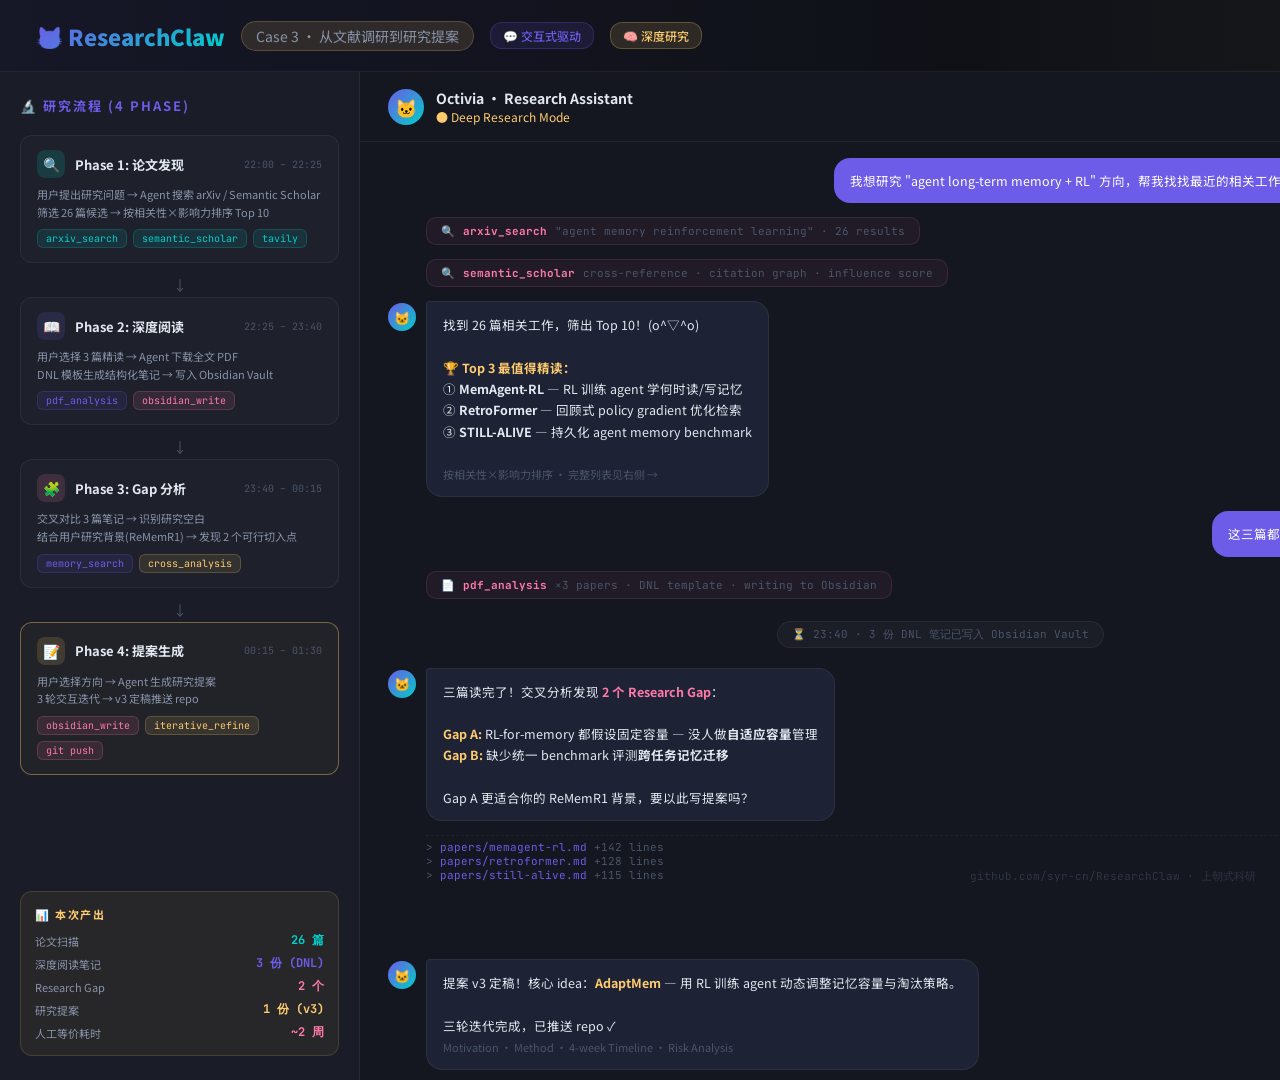
<file: showcase/case3-research-proposal.html>
<!DOCTYPE html>
<html lang="zh-CN">
<head>
    <meta charset="UTF-8">
    <meta name="viewport" content="width=device-width, initial-scale=1.0">
    <title>Case 3: 一晚上从零到研究提案 | ResearchClaw</title>
    <link href="https://fonts.googleapis.com/css2?family=Noto+Sans+SC:wght@300;400;500;700;900&family=JetBrains+Mono:wght@400;500;700&display=swap" rel="stylesheet">
    <style>
        * { margin: 0; padding: 0; box-sizing: border-box; }
        :root {
            --bg: #0f1117;
            --bg-card: #1a1d27;
            --bg-chat: #141620;
            --accent: #6c5ce7;
            --accent2: #00cec9;
            --accent3: #fd79a8;
            --accent4: #fdcb6e;
            --text: #e2e8f0;
            --text-dim: #8892a8;
            --text-muted: #4a5568;
            --user-bubble: #2d3748;
            --ai-bubble: #1e2235;
            --border: rgba(255,255,255,0.06);
        }
        html, body {
            width: 1920px; height: 1080px;
            font-family: 'Noto Sans SC', sans-serif;
            background: var(--bg); color: var(--text); overflow: hidden;
        }
        .page {
            display: grid;
            grid-template-columns: 360px 1fr 400px;
            grid-template-rows: 72px 1fr;
            height: 1080px; width: 1920px;
        }
        /* === HEADER === */
        .header {
            grid-column: 1 / -1;
            display: flex; align-items: center; justify-content: space-between;
            padding: 0 36px;
            background: linear-gradient(90deg, rgba(108,92,231,0.08), transparent 50%, rgba(253,203,110,0.08));
            border-bottom: 1px solid var(--border);
        }
        .header-left { display: flex; align-items: center; gap: 16px; }
        .header-logo { font-size: 22px; font-weight: 900; background: linear-gradient(135deg, var(--accent), var(--accent2)); -webkit-background-clip: text; -webkit-text-fill-color: transparent; }
        .header-case { font-size: 14px; color: var(--text-dim); padding: 4px 14px; background: rgba(253,203,110,0.12); border-radius: 20px; border: 1px solid rgba(253,203,110,0.2); }
        .header-tag { padding: 4px 12px; border-radius: 12px; font-size: 12px; font-weight: 500; }
        .tag-interactive { background: rgba(108,92,231,0.12); color: var(--accent); border: 1px solid rgba(108,92,231,0.25); }
        .tag-deep { background: rgba(253,203,110,0.12); color: var(--accent4); border: 1px solid rgba(253,203,110,0.25); }
        .header-right { display: flex; align-items: center; gap: 24px; font-size: 13px; color: var(--text-muted); }
        /* === LEFT === */
        .panel-left { background: var(--bg-card); border-right: 1px solid var(--border); padding: 24px 20px; display: flex; flex-direction: column; overflow: hidden; }
        .panel-title { font-size: 13px; font-weight: 700; color: var(--accent); text-transform: uppercase; letter-spacing: 2px; margin-bottom: 20px; }
        .phase { background: rgba(255,255,255,0.02); border: 1px solid var(--border); border-radius: 12px; padding: 14px 16px; margin-bottom: 10px; }
        .phase.active { border-color: rgba(253,203,110,0.4); background: rgba(253,203,110,0.04); }
        .phase-header { display: flex; align-items: center; gap: 10px; margin-bottom: 8px; }
        .phase-icon { width: 28px; height: 28px; border-radius: 8px; display: flex; align-items: center; justify-content: center; font-size: 14px; flex-shrink: 0; }
        .pi-1 { background: rgba(0,206,201,0.15); } .pi-2 { background: rgba(108,92,231,0.15); }
        .pi-3 { background: rgba(253,121,168,0.15); } .pi-4 { background: rgba(253,203,110,0.15); }
        .phase-label { font-size: 13px; font-weight: 700; }
        .phase-time { margin-left: auto; font-size: 10px; font-family: 'JetBrains Mono', monospace; color: var(--text-muted); }
        .phase-desc { font-size: 11px; color: var(--text-dim); line-height: 1.6; }
        .phase-tools { display: flex; gap: 6px; flex-wrap: wrap; margin-top: 8px; }
        .phase-tool-tag { font-size: 10px; padding: 2px 8px; border-radius: 6px; font-family: 'JetBrains Mono', monospace; }
        .pt-search { background: rgba(0,206,201,0.1); color: var(--accent2); border: 1px solid rgba(0,206,201,0.2); }
        .pt-read { background: rgba(108,92,231,0.1); color: var(--accent); border: 1px solid rgba(108,92,231,0.2); }
        .pt-write { background: rgba(253,121,168,0.1); color: var(--accent3); border: 1px solid rgba(253,121,168,0.2); }
        .pt-agent { background: rgba(253,203,110,0.1); color: var(--accent4); border: 1px solid rgba(253,203,110,0.2); }
        .phase-arrow { text-align: center; color: var(--text-muted); font-size: 14px; margin: 2px 0; }
        .stats-box { margin-top: auto; background: rgba(253,203,110,0.06); border: 1px solid rgba(253,203,110,0.15); border-radius: 12px; padding: 14px; }
        .stats-title { font-size: 11px; font-weight: 700; color: var(--accent4); text-transform: uppercase; letter-spacing: 1.5px; margin-bottom: 10px; }
        .stat-row { display: flex; justify-content: space-between; align-items: center; margin-bottom: 6px; }
        .stat-row:last-child { margin-bottom: 0; }
        .stat-label { font-size: 11px; color: var(--text-dim); }
        .stat-value { font-size: 12px; font-weight: 700; font-family: 'JetBrains Mono', monospace; }
        .sv-cyan { color: var(--accent2); } .sv-purple { color: var(--accent); }
        .sv-pink { color: var(--accent3); } .sv-gold { color: var(--accent4); }
        /* === CENTER === */
        .panel-center { background: var(--bg-chat); display: flex; flex-direction: column; overflow: hidden; }
        .chat-header { padding: 16px 28px; border-bottom: 1px solid var(--border); display: flex; align-items: center; gap: 12px; }
        .chat-avatar { width: 36px; height: 36px; border-radius: 50%; display: flex; align-items: center; justify-content: center; font-size: 18px; }
        .avatar-ai { background: linear-gradient(135deg, var(--accent), var(--accent2)); }
        .avatar-user { background: var(--user-bubble); font-size: 14px; }
        .chat-name { font-size: 14px; font-weight: 700; }
        .chat-status { font-size: 12px; color: var(--accent4); }
        .chat-body { flex: 1; padding: 16px 28px; overflow: hidden; display: flex; flex-direction: column; gap: 14px; }
        .msg { display: flex; gap: 10px; max-width: 95%; }
        .msg-ai { align-self: flex-start; } .msg-user { align-self: flex-end; flex-direction: row-reverse; }
        .msg-avatar { width: 28px; height: 28px; border-radius: 50%; display: flex; align-items: center; justify-content: center; font-size: 13px; flex-shrink: 0; margin-top: 2px; }
        .msg-bubble { padding: 12px 16px; border-radius: 16px; font-size: 12.5px; line-height: 1.7; }
        .msg-ai .msg-bubble { background: var(--ai-bubble); border: 1px solid var(--border); border-top-left-radius: 4px; }
        .msg-user .msg-bubble { background: var(--accent); color: #fff; border-top-right-radius: 4px; }
        .tool-call { display: flex; align-items: center; gap: 8px; padding: 6px 14px; background: rgba(253,121,168,0.06); border: 1px solid rgba(253,121,168,0.12); border-radius: 10px; font-size: 11px; font-family: 'JetBrains Mono', monospace; color: var(--accent3); align-self: flex-start; margin-left: 38px; }
        .tool-call .tool-name { font-weight: 700; } .tool-call .tool-detail { color: var(--text-muted); }
        .file-footer { margin-left: 38px; font-size: 11px; font-family: 'JetBrains Mono', monospace; color: var(--text-muted); padding: 4px 0; border-top: 1px dashed rgba(255,255,255,0.05); }
        .file-footer span { color: var(--accent); }
        .msg-system { text-align: center; padding: 6px 16px; }
        .msg-system-inner { display: inline-block; font-size: 11px; color: var(--text-muted); padding: 5px 14px; border-radius: 16px; background: rgba(255,255,255,0.03); border: 1px solid var(--border); font-family: 'JetBrains Mono', monospace; }
        /* === RIGHT === */
        .panel-right { background: var(--bg-card); border-left: 1px solid var(--border); padding: 20px 18px; display: flex; flex-direction: column; gap: 8px; overflow: hidden; }
        .panel-right-scroll { flex: 1; display: flex; flex-direction: column; gap: 8px; overflow: hidden; }
        .output-card { background: rgba(255,255,255,0.02); border: 1px solid var(--border); border-radius: 12px; padding: 11px 14px; flex-shrink: 0; }
        .output-card-title { font-size: 11px; font-weight: 700; color: var(--accent2); margin-bottom: 6px; display: flex; align-items: center; gap: 6px; }
        .paper-item { display: flex; gap: 8px; margin-bottom: 6px; align-items: flex-start; }
        .paper-item:last-child { margin-bottom: 0; }
        .paper-rank { width: 20px; height: 20px; border-radius: 6px; display: flex; align-items: center; justify-content: center; font-size: 10px; font-weight: 900; flex-shrink: 0; font-family: 'JetBrains Mono', monospace; }
        .pr-1 { background: rgba(253,121,168,0.15); color: var(--accent3); }
        .pr-2 { background: rgba(108,92,231,0.15); color: var(--accent); }
        .pr-3 { background: rgba(0,206,201,0.15); color: var(--accent2); }
        .pr-4 { background: rgba(253,203,110,0.15); color: var(--accent4); }
        .pr-5 { background: rgba(255,255,255,0.06); color: var(--text-dim); }
        .paper-info { font-size: 11px; line-height: 1.4; color: var(--text-dim); }
        .paper-info strong { color: var(--text); font-weight: 600; }
        .paper-tag { display: inline-block; font-size: 9px; padding: 1px 6px; border-radius: 4px; margin-top: 2px; }
        .ptag-core { background: rgba(253,121,168,0.12); color: var(--accent3); }
        .ptag-related { background: rgba(108,92,231,0.12); color: var(--accent); }
        .ptag-method { background: rgba(0,206,201,0.12); color: var(--accent2); }
        .note-preview { font-size: 11px; color: var(--text-dim); line-height: 1.6; padding-left: 12px; border-left: 2px solid var(--accent); }
        .note-field { margin-bottom: 3px; } .note-field-label { color: var(--accent2); font-weight: 700; font-size: 10px; }
        .proposal-section { margin-bottom: 6px; } .proposal-section:last-child { margin-bottom: 0; }
        .proposal-h { font-size: 12px; font-weight: 700; color: var(--accent4); margin-bottom: 2px; }
        .proposal-text { font-size: 11px; color: var(--text-dim); line-height: 1.5; padding-left: 16px; }
        .gap-item { display: flex; gap: 8px; margin-bottom: 6px; align-items: flex-start; }
        .gap-item:last-child { margin-bottom: 0; }
        .gap-icon { width: 22px; height: 22px; border-radius: 6px; display: flex; align-items: center; justify-content: center; font-size: 11px; flex-shrink: 0; background: rgba(253,121,168,0.15); color: var(--accent3); font-weight: 900; font-family: 'JetBrains Mono', monospace; }
        .gap-text { font-size: 11px; line-height: 1.4; color: var(--text-dim); }
        .gap-text strong { color: var(--text); }
        .watermark { position: fixed; bottom: 16px; right: 24px; font-size: 11px; color: var(--text-muted); font-family: 'JetBrains Mono', monospace; opacity: 0.5; }
    </style>
</head>
<body>
<div class="page">
    <!-- HEADER -->
    <div class="header">
        <div class="header-left">
            <div class="header-logo">🐱 ResearchClaw</div>
            <div class="header-case">Case 3 · 从文献调研到研究提案</div>
            <span class="header-tag tag-interactive">💬 交互式驱动</span>
            <span class="header-tag tag-deep">🧠 深度研究</span>
        </div>
        <div class="header-right">
            <span>2026-03-20 22:00 → 03-21 01:30</span>
            <span style="color:var(--accent4)">●</span>
            <span>~3.5h · 26 篇论文 · 3 篇精读 · 1 份提案</span>
        </div>
    </div>

    <!-- LEFT: 4-PHASE PIPELINE -->
    <div class="panel-left">
        <div class="panel-title">🔬 研究流程 (4 Phase)</div>
        <div class="phase">
            <div class="phase-header">
                <div class="phase-icon pi-1">🔍</div>
                <div class="phase-label">Phase 1: 论文发现</div>
                <div class="phase-time">22:00 – 22:25</div>
            </div>
            <div class="phase-desc">用户提出研究问题 → Agent 搜索 arXiv / Semantic Scholar<br>筛选 26 篇候选 → 按相关性×影响力排序 Top 10</div>
            <div class="phase-tools">
                <span class="phase-tool-tag pt-search">arxiv_search</span>
                <span class="phase-tool-tag pt-search">semantic_scholar</span>
                <span class="phase-tool-tag pt-search">tavily</span>
            </div>
        </div>
        <div class="phase-arrow">↓</div>
        <div class="phase">
            <div class="phase-header">
                <div class="phase-icon pi-2">📖</div>
                <div class="phase-label">Phase 2: 深度阅读</div>
                <div class="phase-time">22:25 – 23:40</div>
            </div>
            <div class="phase-desc">用户选择 3 篇精读 → Agent 下载全文 PDF<br>DNL 模板生成结构化笔记 → 写入 Obsidian Vault</div>
            <div class="phase-tools">
                <span class="phase-tool-tag pt-read">pdf_analysis</span>
                <span class="phase-tool-tag pt-write">obsidian_write</span>
            </div>
        </div>
        <div class="phase-arrow">↓</div>
        <div class="phase">
            <div class="phase-header">
                <div class="phase-icon pi-3">🧩</div>
                <div class="phase-label">Phase 3: Gap 分析</div>
                <div class="phase-time">23:40 – 00:15</div>
            </div>
            <div class="phase-desc">交叉对比 3 篇笔记 → 识别研究空白<br>结合用户研究背景(ReMemR1) → 发现 2 个可行切入点</div>
            <div class="phase-tools">
                <span class="phase-tool-tag pt-read">memory_search</span>
                <span class="phase-tool-tag pt-agent">cross_analysis</span>
            </div>
        </div>
        <div class="phase-arrow">↓</div>
        <div class="phase active">
            <div class="phase-header">
                <div class="phase-icon pi-4">📝</div>
                <div class="phase-label">Phase 4: 提案生成</div>
                <div class="phase-time">00:15 – 01:30</div>
            </div>
            <div class="phase-desc">用户选择方向 → Agent 生成研究提案<br>3 轮交互迭代 → v3 定稿推送 repo</div>
            <div class="phase-tools">
                <span class="phase-tool-tag pt-write">obsidian_write</span>
                <span class="phase-tool-tag pt-agent">iterative_refine</span>
                <span class="phase-tool-tag pt-write">git push</span>
            </div>
        </div>
        <div class="stats-box">
            <div class="stats-title">📊 本次产出</div>
            <div class="stat-row"><span class="stat-label">论文扫描</span><span class="stat-value sv-cyan">26 篇</span></div>
            <div class="stat-row"><span class="stat-label">深度阅读笔记</span><span class="stat-value sv-purple">3 份 (DNL)</span></div>
            <div class="stat-row"><span class="stat-label">Research Gap</span><span class="stat-value sv-pink">2 个</span></div>
            <div class="stat-row"><span class="stat-label">研究提案</span><span class="stat-value sv-gold">1 份 (v3)</span></div>
            <div class="stat-row"><span class="stat-label">人工等价耗时</span><span class="stat-value sv-pink">~2 周</span></div>
        </div>
    </div>

    <!-- CENTER: CHAT -->
    <div class="panel-center">
        <div class="chat-header">
            <div class="chat-avatar avatar-ai">🐱</div>
            <div>
                <div class="chat-name">Octivia · Research Assistant</div>
                <div class="chat-status">● Deep Research Mode</div>
            </div>
        </div>
        <div class="chat-body">
            <div class="msg msg-user">
                <div class="msg-avatar avatar-user">👤</div>
                <div class="msg-bubble">我想研究 "agent long-term memory + RL" 方向，帮我找找最近的相关工作，看看有没有 research gap</div>
            </div>
            <div class="tool-call">
                <span>🔍</span>
                <span class="tool-name">arxiv_search</span>
                <span class="tool-detail">"agent memory reinforcement learning" · 26 results</span>
            </div>
            <div class="tool-call">
                <span>🔍</span>
                <span class="tool-name">semantic_scholar</span>
                <span class="tool-detail">cross-reference · citation graph · influence score</span>
            </div>
            <div class="msg msg-ai">
                <div class="msg-avatar avatar-ai" style="background:linear-gradient(135deg, var(--accent), var(--accent2))">🐱</div>
                <div class="msg-bubble">
                    找到 26 篇相关工作，筛出 Top 10！(o^▽^o)<br><br>
                    <strong style="color:var(--accent4)">🏆 Top 3 最值得精读：</strong><br>
                    ① <strong>MemAgent-RL</strong> — RL 训练 agent 学何时读/写记忆<br>
                    ② <strong>RetroFormer</strong> — 回顾式 policy gradient 优化检索<br>
                    ③ <strong>STILL-ALIVE</strong> — 持久化 agent memory benchmark<br><br>
                    <span style="font-size:11px;color:var(--text-muted)">按相关性×影响力排序 · 完整列表见右侧 →</span>
                </div>
            </div>
            <div class="msg msg-user">
                <div class="msg-avatar avatar-user">👤</div>
                <div class="msg-bubble">这三篇都精读一下，DNL 模板出笔记</div>
            </div>
            <div class="tool-call">
                <span>📄</span>
                <span class="tool-name">pdf_analysis</span>
                <span class="tool-detail">×3 papers · DNL template · writing to Obsidian</span>
            </div>
            <div class="msg-system">
                <div class="msg-system-inner">⏳ 23:40 · 3 份 DNL 笔记已写入 Obsidian Vault</div>
            </div>
            <div class="msg msg-ai">
                <div class="msg-avatar avatar-ai" style="background:linear-gradient(135deg, var(--accent), var(--accent2))">🐱</div>
                <div class="msg-bubble">
                    三篇读完了！交叉分析发现 <strong style="color:var(--accent3)">2 个 Research Gap</strong>：<br><br>
                    <strong style="color:var(--accent4)">Gap A:</strong> RL-for-memory 都假设固定容量 — 没人做<strong>自适应容量</strong>管理<br>
                    <strong style="color:var(--accent4)">Gap B:</strong> 缺少统一 benchmark 评测<strong>跨任务记忆迁移</strong><br><br>
                    Gap A 更适合你的 ReMemR1 背景，要以此写提案吗？
                </div>
            </div>
            <div class="file-footer">
                > <span>papers/memagent-rl.md</span> +142 lines<br>
                > <span>papers/retroformer.md</span> +128 lines<br>
                > <span>papers/still-alive.md</span> +115 lines
            </div>
            <div class="msg msg-user">
                <div class="msg-avatar avatar-user">👤</div>
                <div class="msg-bubble">方向 A，写吧</div>
            </div>
            <div class="msg msg-ai">
                <div class="msg-avatar avatar-ai" style="background:linear-gradient(135deg, var(--accent), var(--accent2))">🐱</div>
                <div class="msg-bubble">
                    提案 v3 定稿！核心 idea：<strong style="color:var(--accent4)">AdaptMem</strong> — 用 RL 训练 agent 动态调整记忆容量与淘汰策略。<br><br>
                    三轮迭代完成，已推送 repo ✓<br>
                    <span style="font-size:11px;color:var(--text-muted)">Motivation · Method · 4-week Timeline · Risk Analysis</span>
                </div>
            </div>
            <div class="file-footer">
                > <span>proposals/adaptmem.md</span> +230 lines<br>
                > <span>commit e7f2a1c:</span> Add AdaptMem proposal v3<br>
                > <span>pushed:</span> origin/main
            </div>
        </div>
    </div>

    <!-- RIGHT: OUTPUT PREVIEW -->
    <div class="panel-right">
        <div class="panel-title">📄 产出预览</div>
        <div class="panel-right-scroll">
            <!-- Paper discovery -->
            <div class="output-card">
                <div class="output-card-title">🔍 论文发现 Top 5 / 26</div>
                <div class="paper-item">
                    <div class="paper-rank pr-1">1</div>
                    <div class="paper-info"><strong>MemAgent-RL</strong> — RL 控制记忆读写时机<br><span class="paper-tag ptag-core">⭐ 核心</span></div>
                </div>
                <div class="paper-item">
                    <div class="paper-rank pr-2">2</div>
                    <div class="paper-info"><strong>RetroFormer</strong> — 回顾式记忆检索优化<br><span class="paper-tag ptag-core">⭐ 核心</span></div>
                </div>
                <div class="paper-item">
                    <div class="paper-rank pr-3">3</div>
                    <div class="paper-info"><strong>STILL-ALIVE</strong> — 长期记忆 Benchmark<br><span class="paper-tag ptag-method">Benchmark</span></div>
                </div>
                <div class="paper-item">
                    <div class="paper-rank pr-4">4</div>
                    <div class="paper-info"><strong>Reflexion</strong> — Self-reflection for agents<br><span class="paper-tag ptag-related">相关</span></div>
                </div>
                <div class="paper-item">
                    <div class="paper-rank pr-5">5</div>
                    <div class="paper-info"><strong>MemoryBank</strong> — LLM memory management<br><span class="paper-tag ptag-related">相关</span></div>
                </div>
            </div>

            <!-- DNL Note preview -->
            <div class="output-card">
                <div class="output-card-title">📖 DNL 笔记预览 (MemAgent-RL)</div>
                <div class="note-preview">
                    <div class="note-field"><span class="note-field-label">Motivation:</span> 现有 agent 缺乏主动记忆管理，记忆操作依赖 prompt engineering</div>
                    <div class="note-field"><span class="note-field-label">Method:</span> 用 PPO 训练 memory controller — 学习 read/write/forget 三种 action</div>
                    <div class="note-field"><span class="note-field-label">Key Result:</span> WebArena +18% · ALFWorld +23% over SoTA</div>
                    <div class="note-field"><span class="note-field-label">Limitation:</span> 固定 memory slot 数量(K=16)，无法适应不同任务复杂度</div>
                    <div class="note-field"><span class="note-field-label">Relevance:</span> 直接可扩展 → 自适应 K 是明确 gap</div>
                </div>
            </div>

            <!-- Gap Analysis -->
            <div class="output-card" style="border-color:rgba(253,121,168,0.2); background:rgba(253,121,168,0.03)">
                <div class="output-card-title" style="color:var(--accent3)">🧩 Research Gap 分析</div>
                <div class="gap-item">
                    <div class="gap-icon">A</div>
                    <div class="gap-text"><strong>自适应记忆容量</strong> — 所有 RL-memory 工作假设固定 K，无人探索动态扩缩<br><span class="paper-tag ptag-core" style="margin-top:2px">✓ 选定方向</span></div>
                </div>
                <div class="gap-item">
                    <div class="gap-icon">B</div>
                    <div class="gap-text"><strong>跨任务记忆迁移</strong> — 缺少 benchmark 评测 agent 记忆在新任务上的复用能力</div>
                </div>
            </div>

            <!-- Proposal preview -->
            <div class="output-card" style="border-color:rgba(253,203,110,0.25); background:rgba(253,203,110,0.03)">
                <div class="output-card-title" style="color:var(--accent4)">📝 AdaptMem 研究提案 (v3)</div>
                <div class="proposal-section">
                    <div class="proposal-h">💡 Core Idea</div>
                    <div class="proposal-text">RL-trained memory controller with <strong style="color:var(--accent4)">dynamic capacity allocation</strong> — agent 自主决定 K 值、淘汰策略和记忆粒度</div>
                </div>
                <div class="proposal-section">
                    <div class="proposal-h">🏗 Method Overview</div>
                    <div class="proposal-text">① 扩展 MemAgent-RL 为可变 K<br>② reward shaping: task success + memory efficiency<br>③ curriculum: 简单任务→复杂任务 progressive training</div>
                </div>
                <div class="proposal-section">
                    <div class="proposal-h">📅 Timeline (4 weeks)</div>
                    <div class="proposal-text">W1: 复现 baseline · W2: 可变 K 实现<br>W3: RL training + ablation · W4: 写作</div>
                </div>
                <div class="proposal-section">
                    <div class="proposal-h">⚠️ Risks</div>
                    <div class="proposal-text">R1: 可变 K 导致 RL 不稳定 → 渐进式课程学习<br>R2: 评测公平性 → 控制总 memory token 预算</div>
                </div>
            </div>
        </div>
    </div>
</div>
<div class="watermark">github.com/syr-cn/ResearchClaw · 上朝式科研</div>
</body>
</html>
</file>
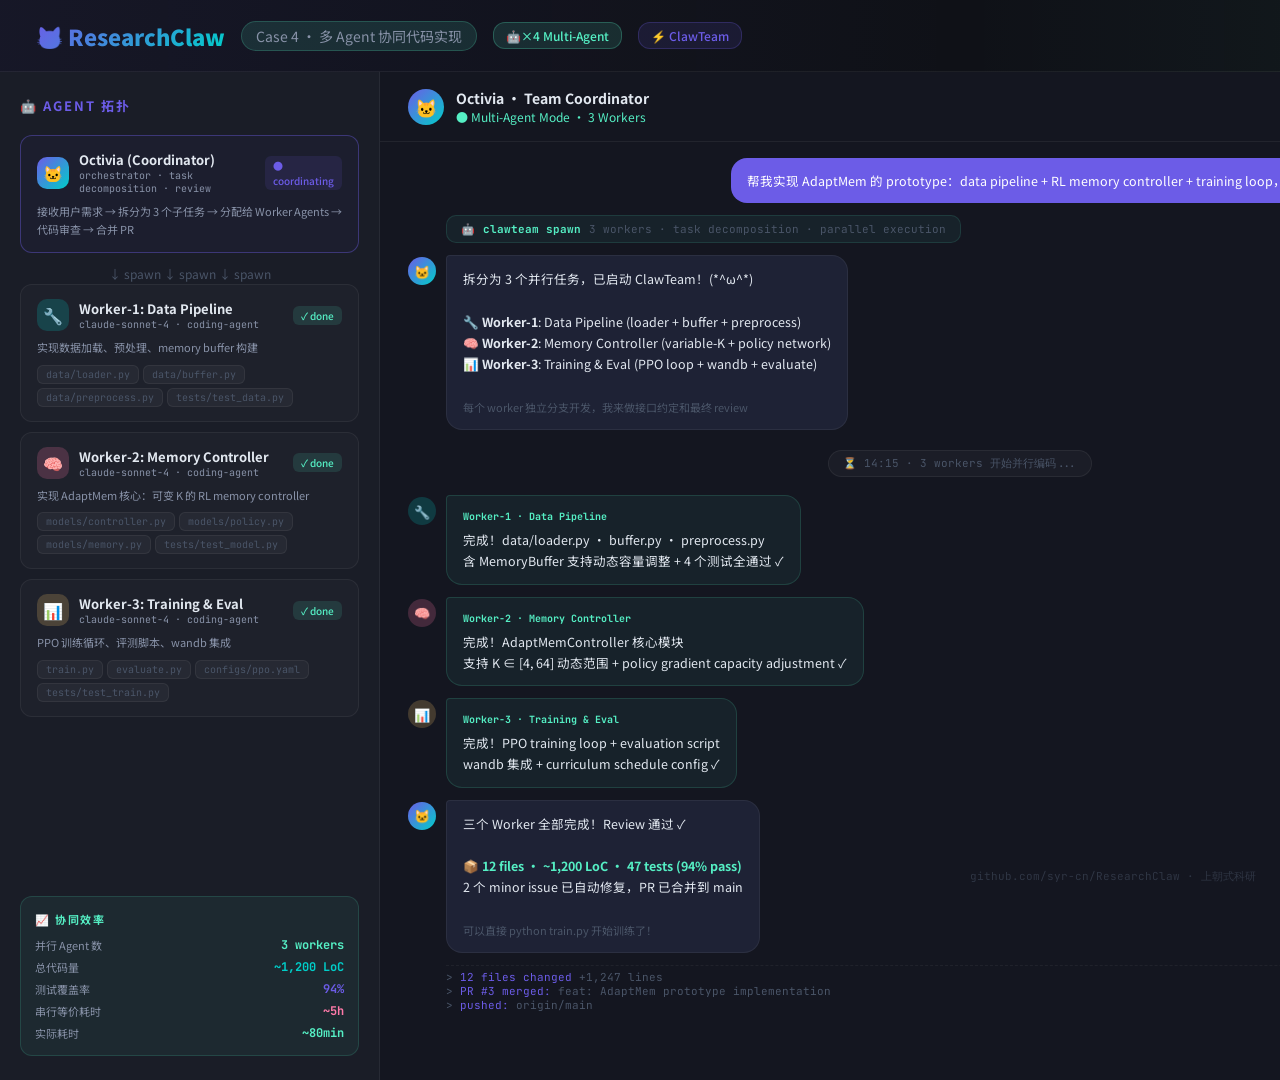
<file: showcase/case4-multi-agent-codebase.html>
<!DOCTYPE html>
<html lang="zh-CN">
<head>
    <meta charset="UTF-8">
    <meta name="viewport" content="width=device-width, initial-scale=1.0">
    <title>Case 4: 多 Agent 协同代码实现 | ResearchClaw</title>
    <link href="https://fonts.googleapis.com/css2?family=Noto+Sans+SC:wght@300;400;500;700;900&family=JetBrains+Mono:wght@400;500;700&display=swap" rel="stylesheet">
    <style>
        * { margin: 0; padding: 0; box-sizing: border-box; }
        :root {
            --bg: #0f1117; --bg-card: #1a1d27; --bg-chat: #141620;
            --accent: #6c5ce7; --accent2: #00cec9; --accent3: #fd79a8;
            --accent4: #fdcb6e; --accent5: #55efc4;
            --text: #e2e8f0; --text-dim: #8892a8; --text-muted: #4a5568;
            --user-bubble: #2d3748; --ai-bubble: #1e2235;
            --border: rgba(255,255,255,0.06);
        }
        html, body { width: 1920px; height: 1080px; font-family: 'Noto Sans SC', sans-serif; background: var(--bg); color: var(--text); overflow: hidden; }
        .page { display: grid; grid-template-columns: 380px 1fr 380px; grid-template-rows: 72px 1fr; height: 1080px; width: 1920px; }

        /* HEADER */
        .header { grid-column: 1/-1; display: flex; align-items: center; justify-content: space-between; padding: 0 36px; background: linear-gradient(90deg, rgba(108,92,231,0.08), transparent 50%, rgba(85,239,196,0.08)); border-bottom: 1px solid var(--border); }
        .header-left { display: flex; align-items: center; gap: 16px; }
        .header-logo { font-size: 22px; font-weight: 900; background: linear-gradient(135deg, var(--accent), var(--accent2)); -webkit-background-clip: text; -webkit-text-fill-color: transparent; }
        .header-case { font-size: 14px; color: var(--text-dim); padding: 4px 14px; background: rgba(85,239,196,0.12); border-radius: 20px; border: 1px solid rgba(85,239,196,0.2); }
        .header-tag { padding: 4px 12px; border-radius: 12px; font-size: 12px; font-weight: 500; }
        .tag-multi { background: rgba(85,239,196,0.12); color: var(--accent5); border: 1px solid rgba(85,239,196,0.25); }
        .tag-code { background: rgba(108,92,231,0.12); color: var(--accent); border: 1px solid rgba(108,92,231,0.25); }
        .header-right { display: flex; align-items: center; gap: 24px; font-size: 13px; color: var(--text-muted); }

        /* LEFT: AGENT TOPOLOGY */
        .panel-left { background: var(--bg-card); border-right: 1px solid var(--border); padding: 24px 20px; display: flex; flex-direction: column; overflow: hidden; }
        .panel-title { font-size: 13px; font-weight: 700; color: var(--accent); text-transform: uppercase; letter-spacing: 2px; margin-bottom: 20px; }

        .agent-card { background: rgba(255,255,255,0.02); border: 1px solid var(--border); border-radius: 12px; padding: 14px 16px; margin-bottom: 10px; }
        .agent-card.coordinator { border-color: rgba(108,92,231,0.4); background: rgba(108,92,231,0.04); }
        .agent-header { display: flex; align-items: center; gap: 10px; margin-bottom: 8px; }
        .agent-avatar { width: 32px; height: 32px; border-radius: 10px; display: flex; align-items: center; justify-content: center; font-size: 16px; flex-shrink: 0; }
        .av-coord { background: linear-gradient(135deg, var(--accent), var(--accent2)); }
        .av-worker1 { background: rgba(0,206,201,0.2); }
        .av-worker2 { background: rgba(253,121,168,0.2); }
        .av-worker3 { background: rgba(253,203,110,0.2); }
        .agent-name { font-size: 13px; font-weight: 700; }
        .agent-role { font-size: 10px; color: var(--text-dim); font-family: 'JetBrains Mono', monospace; }
        .agent-status { margin-left: auto; font-size: 10px; padding: 2px 8px; border-radius: 6px; font-weight: 500; }
        .as-done { background: rgba(85,239,196,0.12); color: var(--accent5); }
        .as-active { background: rgba(108,92,231,0.12); color: var(--accent); }
        .agent-desc { font-size: 11px; color: var(--text-dim); line-height: 1.6; }
        .agent-files { margin-top: 8px; display: flex; flex-wrap: wrap; gap: 4px; }
        .agent-file { font-size: 10px; padding: 2px 8px; border-radius: 6px; font-family: 'JetBrains Mono', monospace; background: rgba(255,255,255,0.04); color: var(--text-muted); border: 1px solid var(--border); }

        .agent-arrow { text-align: center; color: var(--text-muted); font-size: 12px; margin: 2px 0; display: flex; justify-content: center; gap: 40px; }

        .stats-box { margin-top: auto; background: rgba(85,239,196,0.06); border: 1px solid rgba(85,239,196,0.15); border-radius: 12px; padding: 14px; }
        .stats-title { font-size: 11px; font-weight: 700; color: var(--accent5); text-transform: uppercase; letter-spacing: 1.5px; margin-bottom: 10px; }
        .stat-row { display: flex; justify-content: space-between; align-items: center; margin-bottom: 6px; }
        .stat-row:last-child { margin-bottom: 0; }
        .stat-label { font-size: 11px; color: var(--text-dim); }
        .stat-value { font-size: 12px; font-weight: 700; font-family: 'JetBrains Mono', monospace; }
        .sv-cyan { color: var(--accent2); } .sv-purple { color: var(--accent); }
        .sv-pink { color: var(--accent3); } .sv-green { color: var(--accent5); }

        /* CENTER: CHAT */
        .panel-center { background: var(--bg-chat); display: flex; flex-direction: column; overflow: hidden; }
        .chat-header { padding: 16px 28px; border-bottom: 1px solid var(--border); display: flex; align-items: center; gap: 12px; }
        .chat-avatar { width: 36px; height: 36px; border-radius: 50%; display: flex; align-items: center; justify-content: center; font-size: 18px; }
        .avatar-ai { background: linear-gradient(135deg, var(--accent), var(--accent2)); }
        .avatar-user { background: var(--user-bubble); font-size: 14px; }
        .chat-name { font-size: 14px; font-weight: 700; }
        .chat-status { font-size: 12px; color: var(--accent5); }
        .chat-body { flex: 1; padding: 16px 28px; overflow: hidden; display: flex; flex-direction: column; gap: 12px; }
        .msg { display: flex; gap: 10px; max-width: 95%; }
        .msg-ai { align-self: flex-start; } .msg-user { align-self: flex-end; flex-direction: row-reverse; }
        .msg-avatar { width: 28px; height: 28px; border-radius: 50%; display: flex; align-items: center; justify-content: center; font-size: 13px; flex-shrink: 0; margin-top: 2px; }
        .msg-bubble { padding: 12px 16px; border-radius: 16px; font-size: 12.5px; line-height: 1.7; }
        .msg-ai .msg-bubble { background: var(--ai-bubble); border: 1px solid var(--border); border-top-left-radius: 4px; }
        .msg-user .msg-bubble { background: var(--accent); color: #fff; border-top-right-radius: 4px; }
        .tool-call { display: flex; align-items: center; gap: 8px; padding: 6px 14px; background: rgba(85,239,196,0.06); border: 1px solid rgba(85,239,196,0.12); border-radius: 10px; font-size: 11px; font-family: 'JetBrains Mono', monospace; color: var(--accent5); align-self: flex-start; margin-left: 38px; }
        .tool-call .tool-name { font-weight: 700; } .tool-call .tool-detail { color: var(--text-muted); }
        .file-footer { margin-left: 38px; font-size: 11px; font-family: 'JetBrains Mono', monospace; color: var(--text-muted); padding: 4px 0; border-top: 1px dashed rgba(255,255,255,0.05); }
        .file-footer span { color: var(--accent); }
        .msg-system { text-align: center; padding: 6px 16px; }
        .msg-system-inner { display: inline-block; font-size: 11px; color: var(--text-muted); padding: 5px 14px; border-radius: 16px; background: rgba(255,255,255,0.03); border: 1px solid var(--border); font-family: 'JetBrains Mono', monospace; }

        /* Subagent bubble */
        .msg-sub { align-self: flex-start; }
        .msg-sub .msg-bubble { background: rgba(85,239,196,0.06); border: 1px solid rgba(85,239,196,0.15); border-top-left-radius: 4px; }
        .sub-label { font-size: 10px; color: var(--accent5); font-weight: 700; margin-bottom: 4px; font-family: 'JetBrains Mono', monospace; }

        /* RIGHT: OUTPUT */
        .panel-right { background: var(--bg-card); border-left: 1px solid var(--border); padding: 20px 18px; display: flex; flex-direction: column; gap: 8px; overflow: hidden; }
        .panel-right-scroll { flex: 1; display: flex; flex-direction: column; gap: 8px; overflow: hidden; }
        .output-card { background: rgba(255,255,255,0.02); border: 1px solid var(--border); border-radius: 12px; padding: 11px 14px; flex-shrink: 0; }
        .output-card-title { font-size: 11px; font-weight: 700; color: var(--accent2); margin-bottom: 6px; display: flex; align-items: center; gap: 6px; }

        /* Kanban */
        .kanban { display: grid; grid-template-columns: 1fr 1fr 1fr; gap: 8px; }
        .kanban-col-title { font-size: 10px; font-weight: 700; text-transform: uppercase; letter-spacing: 1px; margin-bottom: 6px; text-align: center; padding: 3px; border-radius: 6px; }
        .kc-todo { color: var(--text-muted); background: rgba(255,255,255,0.03); }
        .kc-doing { color: var(--accent); background: rgba(108,92,231,0.08); }
        .kc-done { color: var(--accent5); background: rgba(85,239,196,0.08); }
        .kanban-item { font-size: 10px; padding: 6px 8px; border-radius: 8px; background: rgba(255,255,255,0.03); border: 1px solid var(--border); margin-bottom: 4px; line-height: 1.4; color: var(--text-dim); }
        .kanban-item strong { color: var(--text); font-weight: 600; }
        .kanban-item .ki-agent { font-size: 9px; color: var(--accent5); font-family: 'JetBrains Mono', monospace; }

        /* Code diff preview */
        .code-block { font-family: 'JetBrains Mono', monospace; font-size: 11px; line-height: 1.6; padding: 10px 12px; border-radius: 8px; background: rgba(0,0,0,0.3); border: 1px solid var(--border); overflow: hidden; }
        .code-line { white-space: pre; }
        .code-add { color: var(--accent5); }
        .code-del { color: var(--accent3); opacity: 0.6; }
        .code-comment { color: var(--text-muted); }
        .code-keyword { color: var(--accent); }
        .code-string { color: var(--accent4); }

        /* PR summary */
        .pr-item { display: flex; gap: 8px; margin-bottom: 6px; align-items: flex-start; }
        .pr-item:last-child { margin-bottom: 0; }
        .pr-icon { width: 20px; height: 20px; border-radius: 50%; display: flex; align-items: center; justify-content: center; font-size: 10px; flex-shrink: 0; }
        .pr-merged { background: rgba(108,92,231,0.2); color: var(--accent); }
        .pr-open { background: rgba(85,239,196,0.2); color: var(--accent5); }
        .pr-text { font-size: 11px; line-height: 1.4; color: var(--text-dim); }
        .pr-text strong { color: var(--text); }

        /* Test results */
        .test-bar { display: flex; gap: 2px; height: 6px; border-radius: 3px; overflow: hidden; margin-top: 8px; }
        .test-pass { background: var(--accent5); flex: 47; }
        .test-fail { background: var(--accent3); flex: 2; }
        .test-skip { background: var(--text-muted); flex: 3; }
        .test-label { display: flex; justify-content: space-between; font-size: 10px; color: var(--text-muted); margin-top: 4px; }

        .watermark { position: fixed; bottom: 16px; right: 24px; font-size: 11px; color: var(--text-muted); font-family: 'JetBrains Mono', monospace; opacity: 0.5; }
    </style>
</head>
<body>
<div class="page">
    <!-- HEADER -->
    <div class="header">
        <div class="header-left">
            <div class="header-logo">🐱 ResearchClaw</div>
            <div class="header-case">Case 4 · 多 Agent 协同代码实现</div>
            <span class="header-tag tag-multi">🤖×4 Multi-Agent</span>
            <span class="header-tag tag-code">⚡ ClawTeam</span>
        </div>
        <div class="header-right">
            <span>2026-03-22 14:00 → 15:20</span>
            <span style="color:var(--accent5)">●</span>
            <span>~80min · 4 Agents · 12 files · 1 PR merged</span>
        </div>
    </div>

    <!-- LEFT: AGENT TOPOLOGY -->
    <div class="panel-left">
        <div class="panel-title">🤖 Agent 拓扑</div>

        <div class="agent-card coordinator">
            <div class="agent-header">
                <div class="agent-avatar av-coord">🐱</div>
                <div>
                    <div class="agent-name">Octivia (Coordinator)</div>
                    <div class="agent-role">orchestrator · task decomposition · review</div>
                </div>
                <div class="agent-status as-active">● coordinating</div>
            </div>
            <div class="agent-desc">接收用户需求 → 拆分为 3 个子任务 → 分配给 Worker Agents → 代码审查 → 合并 PR</div>
        </div>

        <div class="agent-arrow">↓ spawn ↓ spawn ↓ spawn</div>

        <div class="agent-card">
            <div class="agent-header">
                <div class="agent-avatar av-worker1">🔧</div>
                <div>
                    <div class="agent-name">Worker-1: Data Pipeline</div>
                    <div class="agent-role">claude-sonnet-4 · coding-agent</div>
                </div>
                <div class="agent-status as-done">✓ done</div>
            </div>
            <div class="agent-desc">实现数据加载、预处理、memory buffer 构建</div>
            <div class="agent-files">
                <span class="agent-file">data/loader.py</span>
                <span class="agent-file">data/buffer.py</span>
                <span class="agent-file">data/preprocess.py</span>
                <span class="agent-file">tests/test_data.py</span>
            </div>
        </div>

        <div class="agent-card">
            <div class="agent-header">
                <div class="agent-avatar av-worker2">🧠</div>
                <div>
                    <div class="agent-name">Worker-2: Memory Controller</div>
                    <div class="agent-role">claude-sonnet-4 · coding-agent</div>
                </div>
                <div class="agent-status as-done">✓ done</div>
            </div>
            <div class="agent-desc">实现 AdaptMem 核心：可变 K 的 RL memory controller</div>
            <div class="agent-files">
                <span class="agent-file">models/controller.py</span>
                <span class="agent-file">models/policy.py</span>
                <span class="agent-file">models/memory.py</span>
                <span class="agent-file">tests/test_model.py</span>
            </div>
        </div>

        <div class="agent-card">
            <div class="agent-header">
                <div class="agent-avatar av-worker3">📊</div>
                <div>
                    <div class="agent-name">Worker-3: Training & Eval</div>
                    <div class="agent-role">claude-sonnet-4 · coding-agent</div>
                </div>
                <div class="agent-status as-done">✓ done</div>
            </div>
            <div class="agent-desc">PPO 训练循环、评测脚本、wandb 集成</div>
            <div class="agent-files">
                <span class="agent-file">train.py</span>
                <span class="agent-file">evaluate.py</span>
                <span class="agent-file">configs/ppo.yaml</span>
                <span class="agent-file">tests/test_train.py</span>
            </div>
        </div>

        <div class="stats-box">
            <div class="stats-title">📈 协同效率</div>
            <div class="stat-row"><span class="stat-label">并行 Agent 数</span><span class="stat-value sv-green">3 workers</span></div>
            <div class="stat-row"><span class="stat-label">总代码量</span><span class="stat-value sv-cyan">~1,200 LoC</span></div>
            <div class="stat-row"><span class="stat-label">测试覆盖率</span><span class="stat-value sv-purple">94%</span></div>
            <div class="stat-row"><span class="stat-label">串行等价耗时</span><span class="stat-value sv-pink">~5h</span></div>
            <div class="stat-row"><span class="stat-label">实际耗时</span><span class="stat-value sv-green">~80min</span></div>
        </div>
    </div>

    <!-- CENTER: CHAT -->
    <div class="panel-center">
        <div class="chat-header">
            <div class="chat-avatar avatar-ai">🐱</div>
            <div>
                <div class="chat-name">Octivia · Team Coordinator</div>
                <div class="chat-status">● Multi-Agent Mode · 3 Workers</div>
            </div>
        </div>
        <div class="chat-body">
            <div class="msg msg-user">
                <div class="msg-avatar avatar-user">👤</div>
                <div class="msg-bubble">帮我实现 AdaptMem 的 prototype：data pipeline + RL memory controller + training loop，用 ClawTeam 多 agent 并行做</div>
            </div>

            <div class="tool-call">
                <span>🤖</span>
                <span class="tool-name">clawteam spawn</span>
                <span class="tool-detail">3 workers · task decomposition · parallel execution</span>
            </div>

            <div class="msg msg-ai">
                <div class="msg-avatar avatar-ai" style="background:linear-gradient(135deg, var(--accent), var(--accent2))">🐱</div>
                <div class="msg-bubble">
                    拆分为 3 个并行任务，已启动 ClawTeam！(*^ω^*)<br><br>
                    🔧 <strong>Worker-1</strong>: Data Pipeline (loader + buffer + preprocess)<br>
                    🧠 <strong>Worker-2</strong>: Memory Controller (variable-K + policy network)<br>
                    📊 <strong>Worker-3</strong>: Training & Eval (PPO loop + wandb + evaluate)<br><br>
                    <span style="font-size:11px;color:var(--text-muted)">每个 worker 独立分支开发，我来做接口约定和最终 review</span>
                </div>
            </div>

            <div class="msg-system">
                <div class="msg-system-inner">⏳ 14:15 · 3 workers 开始并行编码...</div>
            </div>

            <!-- Worker reports -->
            <div class="msg msg-sub">
                <div class="msg-avatar" style="background:rgba(0,206,201,0.2); border-radius:50%; display:flex; align-items:center; justify-content:center; font-size:13px;">🔧</div>
                <div class="msg-bubble">
                    <div class="sub-label">Worker-1 · Data Pipeline</div>
                    完成！data/loader.py · buffer.py · preprocess.py<br>
                    含 MemoryBuffer 支持动态容量调整 + 4 个测试全通过 ✓
                </div>
            </div>

            <div class="msg msg-sub">
                <div class="msg-avatar" style="background:rgba(253,121,168,0.2); border-radius:50%; display:flex; align-items:center; justify-content:center; font-size:13px;">🧠</div>
                <div class="msg-bubble">
                    <div class="sub-label">Worker-2 · Memory Controller</div>
                    完成！AdaptMemController 核心模块<br>
                    支持 K ∈ [4, 64] 动态范围 + policy gradient capacity adjustment ✓
                </div>
            </div>

            <div class="msg msg-sub">
                <div class="msg-avatar" style="background:rgba(253,203,110,0.2); border-radius:50%; display:flex; align-items:center; justify-content:center; font-size:13px;">📊</div>
                <div class="msg-bubble">
                    <div class="sub-label">Worker-3 · Training & Eval</div>
                    完成！PPO training loop + evaluation script<br>
                    wandb 集成 + curriculum schedule config ✓
                </div>
            </div>

            <div class="msg msg-ai">
                <div class="msg-avatar avatar-ai" style="background:linear-gradient(135deg, var(--accent), var(--accent2))">🐱</div>
                <div class="msg-bubble">
                    三个 Worker 全部完成！Review 通过 ✓<br><br>
                    📦 <strong style="color:var(--accent5)">12 files · ~1,200 LoC · 47 tests (94% pass)</strong><br>
                    2 个 minor issue 已自动修复，PR 已合并到 main<br><br>
                    <span style="font-size:11px;color:var(--text-muted)">可以直接 python train.py 开始训练了！</span>
                </div>
            </div>

            <div class="file-footer">
                > <span>12 files changed</span> +1,247 lines<br>
                > <span>PR #3 merged:</span> feat: AdaptMem prototype implementation<br>
                > <span>pushed:</span> origin/main
            </div>
        </div>
    </div>

    <!-- RIGHT: OUTPUT -->
    <div class="panel-right">
        <div class="panel-title">📄 产出预览</div>
        <div class="panel-right-scroll">
            <!-- Kanban -->
            <div class="output-card">
                <div class="output-card-title">📋 任务看板 (ClawTeam)</div>
                <div class="kanban">
                    <div>
                        <div class="kanban-col-title kc-todo">Todo</div>
                        <div class="kanban-item" style="opacity:0.4"><strong>README</strong><br><span class="ki-agent">unassigned</span></div>
                    </div>
                    <div>
                        <div class="kanban-col-title kc-doing">In Progress</div>
                        <div class="kanban-item" style="opacity:0.4"><strong>Integration test</strong><br><span class="ki-agent">coordinator</span></div>
                    </div>
                    <div>
                        <div class="kanban-col-title kc-done">Done ✓</div>
                        <div class="kanban-item"><strong>Data Pipeline</strong><br><span class="ki-agent">worker-1</span></div>
                        <div class="kanban-item"><strong>Memory Ctrl</strong><br><span class="ki-agent">worker-2</span></div>
                        <div class="kanban-item"><strong>Train & Eval</strong><br><span class="ki-agent">worker-3</span></div>
                    </div>
                </div>
            </div>

            <!-- Code preview -->
            <div class="output-card">
                <div class="output-card-title">💻 核心代码预览 (controller.py)</div>
                <div class="code-block">
<div class="code-line"><span class="code-keyword">class</span> <span style="color:var(--accent2)">AdaptMemController</span>:</div>
<div class="code-line">    <span class="code-comment"># RL-trained memory controller</span></div>
<div class="code-line">    <span class="code-comment"># with dynamic capacity K ∈ [4, 64]</span></div>
<div class="code-line"></div>
<div class="code-line code-add">+   def adjust_capacity(self, obs):</div>
<div class="code-line code-add">+       action = self.policy(obs)</div>
<div class="code-line code-add">+       delta_k = action[<span class="code-string">"capacity"</span>]</div>
<div class="code-line code-add">+       self.K = clip(self.K + delta_k,</div>
<div class="code-line code-add">+                     self.K_min, self.K_max)</div>
<div class="code-line"></div>
<div class="code-line code-add">+   def evict(self, memory_bank):</div>
<div class="code-line code-add">+       scores = self.policy.score(</div>
<div class="code-line code-add">+           memory_bank, mode=<span class="code-string">"evict"</span>)</div>
<div class="code-line code-add">+       <span class="code-keyword">return</span> memory_bank.prune(</div>
<div class="code-line code-add">+           scores, target_k=self.K)</div>
                </div>
            </div>

            <!-- PR Summary -->
            <div class="output-card">
                <div class="output-card-title">🔀 PR Summary</div>
                <div class="pr-item">
                    <div class="pr-icon pr-merged">⬣</div>
                    <div class="pr-text"><strong>#3 feat: AdaptMem prototype</strong><br>12 files · +1,247 -0 · 3 reviewers(auto)</div>
                </div>
                <div class="pr-item">
                    <div class="pr-icon pr-merged">⬣</div>
                    <div class="pr-text"><strong>#2 fix: buffer capacity edge case</strong><br>1 file · +8 -3 · auto-detected by coordinator</div>
                </div>
            </div>

            <!-- Test results -->
            <div class="output-card">
                <div class="output-card-title">🧪 测试结果</div>
                <div style="font-size:11px; color:var(--text-dim); margin-bottom:4px">47 passed · 2 failed (fixed) · 3 skipped</div>
                <div class="test-bar">
                    <div class="test-pass"></div>
                    <div class="test-fail"></div>
                    <div class="test-skip"></div>
                </div>
                <div class="test-label">
                    <span style="color:var(--accent5)">94% pass</span>
                    <span>47/50 tests · 2 auto-fixed</span>
                </div>
            </div>

            <!-- File tree -->
            <div class="output-card">
                <div class="output-card-title">📁 项目结构</div>
                <div style="font-family:'JetBrains Mono',monospace; font-size:11px; line-height:1.8; color:var(--text-dim);">
                    <span style="color:var(--accent5)">adaptmem/</span><br>
                    ├── data/<br>
                    │   ├── <span style="color:var(--accent2)">loader.py</span> <span style="color:var(--text-muted);font-size:9px">worker-1</span><br>
                    │   ├── <span style="color:var(--accent2)">buffer.py</span> <span style="color:var(--text-muted);font-size:9px">worker-1</span><br>
                    │   └── <span style="color:var(--accent2)">preprocess.py</span> <span style="color:var(--text-muted);font-size:9px">worker-1</span><br>
                    ├── models/<br>
                    │   ├── <span style="color:var(--accent3)">controller.py</span> <span style="color:var(--text-muted);font-size:9px">worker-2</span><br>
                    │   ├── <span style="color:var(--accent3)">policy.py</span> <span style="color:var(--text-muted);font-size:9px">worker-2</span><br>
                    │   └── <span style="color:var(--accent3)">memory.py</span> <span style="color:var(--text-muted);font-size:9px">worker-2</span><br>
                    ├── <span style="color:var(--accent4)">train.py</span> <span style="color:var(--text-muted);font-size:9px">worker-3</span><br>
                    ├── <span style="color:var(--accent4)">evaluate.py</span> <span style="color:var(--text-muted);font-size:9px">worker-3</span><br>
                    ├── configs/<br>
                    │   └── <span style="color:var(--accent4)">ppo.yaml</span> <span style="color:var(--text-muted);font-size:9px">worker-3</span><br>
                    └── tests/ <span style="color:var(--text-muted);font-size:9px">47 tests</span>
                </div>
            </div>
        </div>
    </div>
</div>
<div class="watermark">github.com/syr-cn/ResearchClaw · 上朝式科研</div>
</body>
</html>
</file>
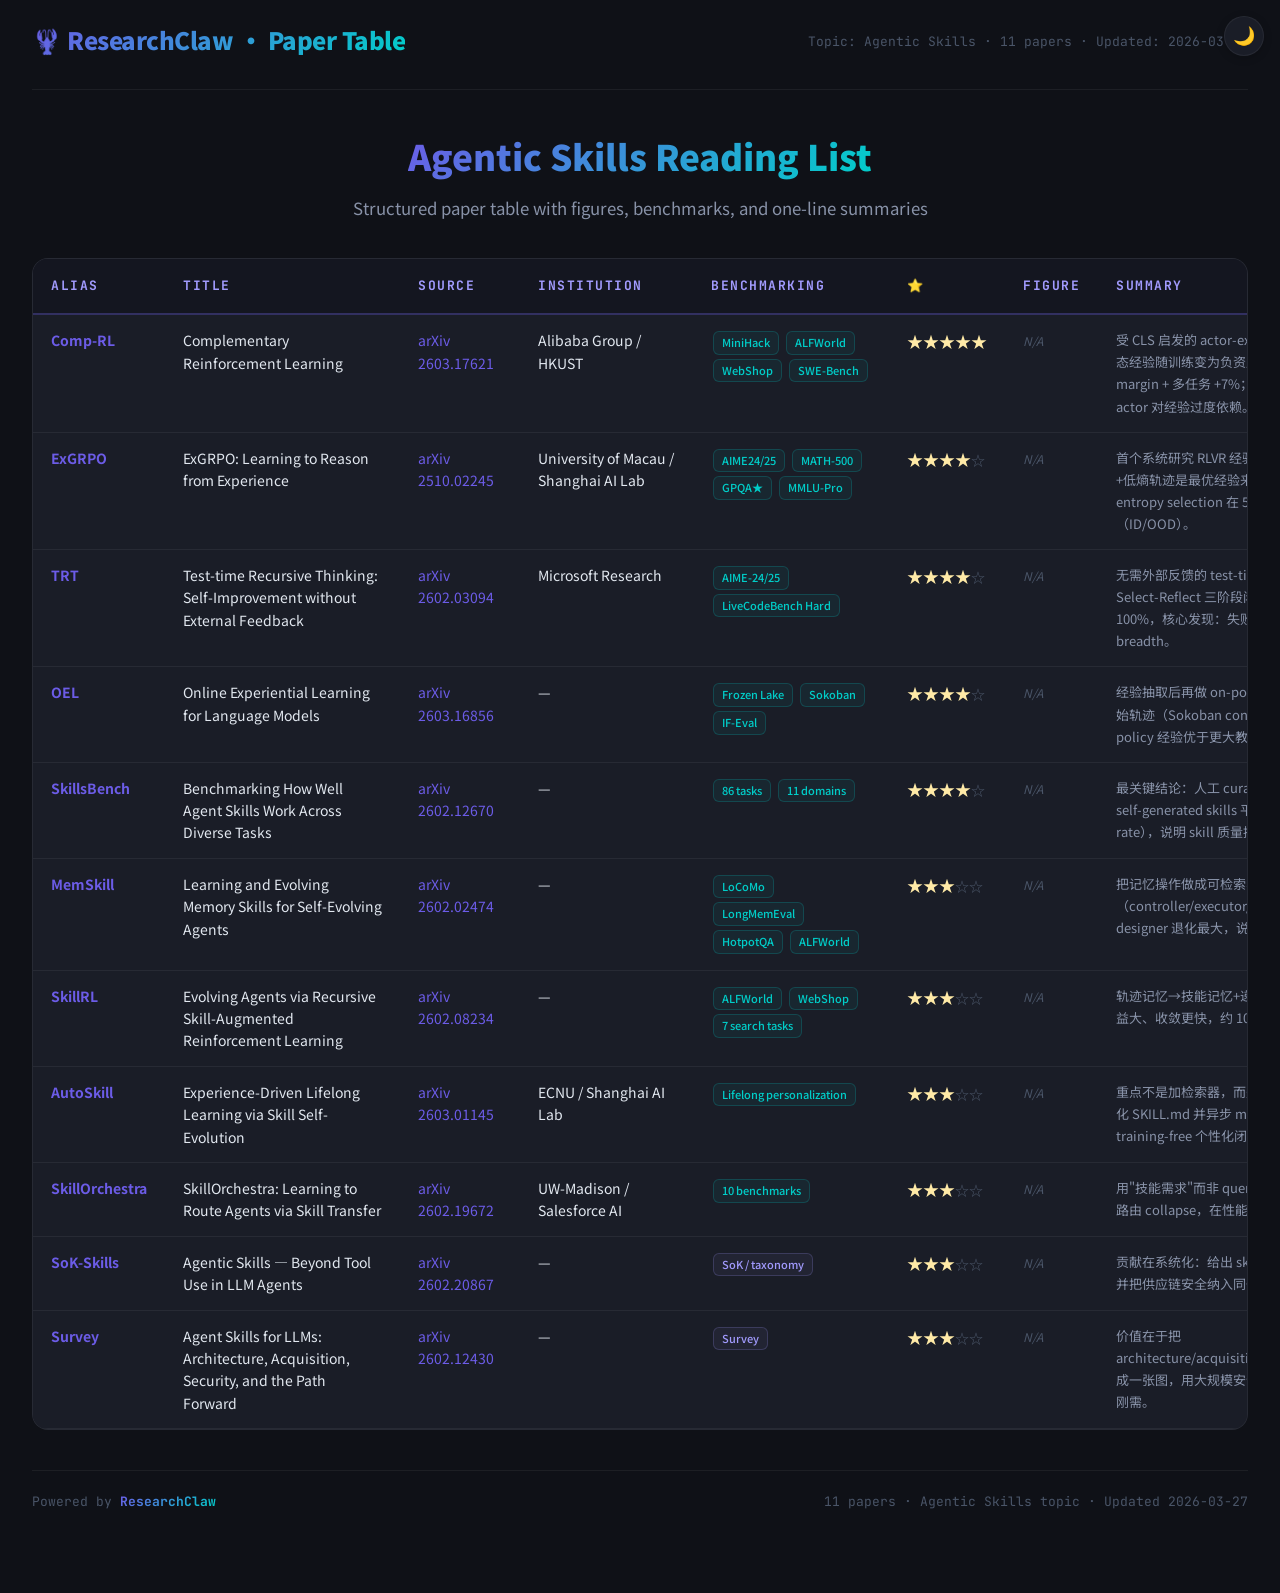
<file: showcase/demo-reading-list.html>
<!DOCTYPE html>
<html lang="zh-CN">
<head>
<meta charset="UTF-8">
<meta name="viewport" content="width=device-width, initial-scale=1.0">
<title>Paper Reading List | ResearchClaw</title>
<link href="https://fonts.googleapis.com/css2?family=Noto+Sans+SC:wght@300;400;500;700;900&family=JetBrains+Mono:wght@400;500;700&display=swap" rel="stylesheet">
<style>
*,*::before,*::after{margin:0;padding:0;box-sizing:border-box}
:root{
  --bg:#0f1117;--bg-card:#1a1d27;--bg-header:#141620;
  --accent:#6c5ce7;--accent2:#00cec9;--accent3:#fd79a8;--accent4:#a29bfe;--accent5:#ffeaa7;
  --text:#e2e8f0;--text-dim:#8892a8;--text-muted:#4a5568;
  --border:rgba(255,255,255,0.06);--border-acc:rgba(108,92,231,0.3);
}
html{scroll-behavior:smooth}
body{font-family:'Noto Sans SC',sans-serif;background:var(--bg);color:var(--text);min-height:100vh;line-height:1.7;font-size:15px}
::-webkit-scrollbar{width:6px}
::-webkit-scrollbar-track{background:var(--bg)}
::-webkit-scrollbar-thumb{background:var(--accent);border-radius:3px}
a{color:var(--accent);text-decoration:none}
a:hover{text-decoration:underline}
.page-wrap{max-width:1800px;margin:0 auto;padding:0 32px 80px}
.topbar{display:flex;align-items:center;justify-content:space-between;padding:20px 0 28px;border-bottom:1px solid var(--border);margin-bottom:36px}
.logo{font-size:24px;font-weight:900;background:linear-gradient(135deg,var(--accent),var(--accent2));-webkit-background-clip:text;-webkit-text-fill-color:transparent;letter-spacing:-0.5px}
.topbar-date{font-family:'JetBrains Mono',monospace;font-size:13px;color:var(--text-muted)}
.section-heading{text-align:center;margin-bottom:36px}
.section-heading h2{font-size:2.2rem;font-weight:900;margin-bottom:8px}
.section-heading h2 .grad{background:linear-gradient(135deg,var(--accent),var(--accent2));-webkit-background-clip:text;-webkit-text-fill-color:transparent}
.section-heading p{color:var(--text-dim);font-size:1.05rem}

/* Table styles */
.table-wrap{overflow-x:auto;border-radius:16px;border:1px solid var(--border);background:var(--bg-card)}
table{width:100%;border-collapse:collapse;min-width:1400px}
thead{background:var(--bg-header);position:sticky;top:0;z-index:10}
th{padding:16px 18px;text-align:left;font-size:13px;font-weight:700;color:var(--accent4);text-transform:uppercase;letter-spacing:1.5px;font-family:'JetBrains Mono',monospace;border-bottom:2px solid var(--border-acc);white-space:nowrap}
td{padding:14px 18px;border-bottom:1px solid var(--border);vertical-align:top;font-size:14px;line-height:1.6}
tr{transition:background .15s}
tr:hover{background:rgba(108,92,231,0.04)}

/* Alias column (sticky) */
td:first-child,th:first-child{position:sticky;left:0;background:var(--bg-card);z-index:5;min-width:100px;font-weight:700}
th:first-child{background:var(--bg-header)}
tr:hover td:first-child{background:rgba(108,92,231,0.06)}
/* Star rating */
.stars{color:var(--accent5);font-size:16px;white-space:nowrap}
.stars-dim{color:var(--text-muted)}

/* Figure thumbnail */
.fig-thumb{width:120px;height:80px;object-fit:cover;border-radius:8px;border:1px solid var(--border);cursor:pointer;transition:transform .2s,box-shadow .2s}
.fig-thumb:hover{transform:scale(2.5);box-shadow:0 8px 32px rgba(0,0,0,.6);z-index:100;position:relative}
.fig-na{font-size:12px;color:var(--text-muted);font-style:italic}

/* Tags */
.tag{display:inline-block;padding:2px 8px;border-radius:6px;font-size:11px;font-weight:500;margin:2px 2px}
.tag-cyan{color:var(--accent2);border:1px solid rgba(0,206,201,0.2);background:rgba(0,206,201,0.06)}
.tag-purple{color:var(--accent4);border:1px solid rgba(162,155,254,0.2);background:rgba(162,155,254,0.06)}

/* Summary cell */
td.summary{max-width:400px;font-size:13px;color:var(--text-dim);line-height:1.7}

/* Footer */
.reading-footer{margin-top:40px;padding-top:20px;border-top:1px solid var(--border);display:flex;justify-content:space-between;align-items:center;font-size:13px;color:var(--text-muted);font-family:'JetBrains Mono',monospace}
.footer-brand{font-weight:700;background:linear-gradient(135deg,var(--accent),var(--accent2));-webkit-background-clip:text;-webkit-text-fill-color:transparent}

/* Light mode */
body.light{--bg:#ffffff;--bg-card:#f8f9fa;--bg-header:#f1f3f5;--text:#1a1a2e;--text-dim:#4a5568;--text-muted:#718096;--border:rgba(0,0,0,0.08);--border-acc:rgba(108,92,231,0.2)}
body.light td:first-child,body.light th:first-child{background:inherit}
body{transition:background .3s,color .3s}
</style>
</head>
<body>
<button id="theme-toggle" onclick="toggleTheme()" title="Toggle light/dark mode" style="position:fixed;top:16px;right:16px;z-index:9999;width:40px;height:40px;border-radius:50%;border:1px solid var(--border);background:var(--bg-card);color:var(--text);font-size:18px;cursor:pointer;display:flex;align-items:center;justify-content:center;transition:all .3s;box-shadow:0 2px 8px rgba(0,0,0,.2);">🌙</button>

<div class="page-wrap">
  <nav class="topbar">
    <span class="logo">🦞 ResearchClaw · Paper Table</span>
    <div class="topbar-right">
      <span class="topbar-date">Topic: Agentic Skills · 11 papers · Updated: 2026-03-27</span>
    </div>
  </nav>

  <div class="section-heading">
    <h2><span class="grad">Agentic Skills Reading List</span></h2>
    <p>Structured paper table with figures, benchmarks, and one-line summaries</p>
  </div>

  <div class="table-wrap">
    <table>
      <thead>
        <tr>
          <th>Alias</th>
          <th>Title</th>
          <th>Source</th>
          <th>Institution</th>
          <th>Benchmarking</th>
          <th>⭐</th>
          <th>Figure</th>
          <th>Summary</th>
        </tr>
      </thead>
      <tbody>
        <tr>
          <td><a href="#">Comp-RL</a></td>
          <td>Complementary Reinforcement Learning</td>
          <td><a href="https://arxiv.org/abs/2603.17621" target="_blank">arXiv 2603.17621</a></td>
          <td>Alibaba Group / HKUST</td>
          <td><span class="tag tag-cyan">MiniHack</span> <span class="tag tag-cyan">ALFWorld</span> <span class="tag tag-cyan">WebShop</span> <span class="tag tag-cyan">SWE-Bench</span></td>
          <td><span class="stars">★★★★★</span></td>
          <td><img class="fig-thumb" src="https://arxiv.org/html/2603.17621v1/x1.png" alt="Comp-RL Fig.1" onerror="this.outerHTML='<span class=fig-na>N/A</span>'"></td>
          <td class="summary">受 CLS 启发的 actor-extractor 共演化 RL 框架：静态经验随训练变为负资产，共演化闭环单任务 1.3× margin + 多任务 +7%；split-group GRPO 防止 actor 对经验过度依赖。</td>
        </tr>
        <tr>
          <td><a href="#">ExGRPO</a></td>
          <td>ExGRPO: Learning to Reason from Experience</td>
          <td><a href="https://arxiv.org/abs/2510.02245" target="_blank">arXiv 2510.02245</a></td>
          <td>University of Macau / Shanghai AI Lab</td>
          <td><span class="tag tag-cyan">AIME24/25</span> <span class="tag tag-cyan">MATH-500</span> <span class="tag tag-cyan">GPQA★</span> <span class="tag tag-cyan">MMLU-Pro</span></td>
          <td><span class="stars">★★★★</span><span class="stars-dim">☆</span></td>
          <td><img class="fig-thumb" src="https://arxiv.org/html/2510.02245v1/x1.png" alt="ExGRPO Fig.1" onerror="this.outerHTML='<span class=fig-na>N/A</span>'"></td>
          <td class="summary">首个系统研究 RLVR 经验价值的工作：中等难度题+低熵轨迹是最优经验来源；bucketed replay + entropy selection 在 5 模型上平均 +3.5/+7.6（ID/OOD）。</td>
        </tr>
        <tr>
          <td><a href="#">TRT</a></td>
          <td>Test-time Recursive Thinking: Self-Improvement without External Feedback</td>
          <td><a href="https://arxiv.org/abs/2602.03094" target="_blank">arXiv 2602.03094</a></td>
          <td>Microsoft Research</td>
          <td><span class="tag tag-cyan">AIME-24/25</span> <span class="tag tag-cyan">LiveCodeBench Hard</span></td>
          <td><span class="stars">★★★★</span><span class="stars-dim">☆</span></td>
          <td><span class="fig-na">N/A</span></td>
          <td class="summary">无需外部反馈的 test-time 迭代自改进：Generate-Select-Reflect 三阶段闭环；开源模型 AIME 100%，核心发现：失败知识 > 成功知识，depth > breadth。</td>
        </tr>
        <tr>
          <td><a href="#">OEL</a></td>
          <td>Online Experiential Learning for Language Models</td>
          <td><a href="https://arxiv.org/abs/2603.16856" target="_blank">arXiv 2603.16856</a></td>
          <td>—</td>
          <td><span class="tag tag-cyan">Frozen Lake</span> <span class="tag tag-cyan">Sokoban</span> <span class="tag tag-cyan">IF-Eval</span></td>
          <td><span class="stars">★★★★</span><span class="stars-dim">☆</span></td>
          <td><img class="fig-thumb" src="https://arxiv.org/html/2603.16856v1/figures/oel-overview.pdf" alt="OEL Fig.1" onerror="this.outerHTML='<span class=fig-na>N/A</span>'"></td>
          <td class="summary">经验抽取后再做 on-policy 蒸馏显著优于直接吃原始轨迹（Sokoban consolidate 21.4 vs 7.8），self-policy 经验优于更大教师经验。</td>
        </tr>
        <tr>
          <td><a href="#">SkillsBench</a></td>
          <td>Benchmarking How Well Agent Skills Work Across Diverse Tasks</td>
          <td><a href="https://arxiv.org/abs/2602.12670" target="_blank">arXiv 2602.12670</a></td>
          <td>—</td>
          <td><span class="tag tag-cyan">86 tasks</span> <span class="tag tag-cyan">11 domains</span></td>
          <td><span class="stars">★★★★</span><span class="stars-dim">☆</span></td>
          <td><span class="fig-na">N/A</span></td>
          <td class="summary">最关键结论：人工 curated skills 平均 +16.2pp，而 self-generated skills 平均退化（-3.3pp pass rate），说明 skill 质量控制比数量更重要。</td>
        </tr>
        <tr>
          <td><a href="#">MemSkill</a></td>
          <td>Learning and Evolving Memory Skills for Self-Evolving Agents</td>
          <td><a href="https://arxiv.org/abs/2602.02474" target="_blank">arXiv 2602.02474</a></td>
          <td>—</td>
          <td><span class="tag tag-cyan">LoCoMo</span> <span class="tag tag-cyan">LongMemEval</span> <span class="tag tag-cyan">HotpotQA</span> <span class="tag tag-cyan">ALFWorld</span></td>
          <td><span class="stars">★★★</span><span class="stars-dim">☆☆</span></td>
          <td><img class="fig-thumb" src="https://arxiv.org/html/2602.02474v1/x1.png" alt="MemSkill Fig.1" onerror="this.outerHTML='<span class=fig-na>N/A</span>'"></td>
          <td class="summary">把记忆操作做成可检索、可演化 skill（controller/executor/designer）；消融显示去掉 designer 退化最大，说明"持续增量技能"是关键。</td>
        </tr>
        <tr>
          <td><a href="#">SkillRL</a></td>
          <td>Evolving Agents via Recursive Skill-Augmented Reinforcement Learning</td>
          <td><a href="https://arxiv.org/abs/2602.08234" target="_blank">arXiv 2602.08234</a></td>
          <td>—</td>
          <td><span class="tag tag-cyan">ALFWorld</span> <span class="tag tag-cyan">WebShop</span> <span class="tag tag-cyan">7 search tasks</span></td>
          <td><span class="stars">★★★</span><span class="stars-dim">☆☆</span></td>
          <td><img class="fig-thumb" src="https://arxiv.org/html/2602.08234v1/x1.png" alt="SkillRL Fig.1" onerror="this.outerHTML='<span class=fig-na>N/A</span>'"></td>
          <td class="summary">轨迹记忆→技能记忆+递归演化有效：复杂子任务增益大、收敛更快，约 10.3% 上下文 token 缩减。</td>
        </tr>
        <tr>
          <td><a href="#">AutoSkill</a></td>
          <td>Experience-Driven Lifelong Learning via Skill Self-Evolution</td>
          <td><a href="https://arxiv.org/abs/2603.01145" target="_blank">arXiv 2603.01145</a></td>
          <td>ECNU / Shanghai AI Lab</td>
          <td><span class="tag tag-cyan">Lifelong personalization</span></td>
          <td><span class="stars">★★★</span><span class="stars-dim">☆☆</span></td>
          <td><img class="fig-thumb" src="https://arxiv.org/html/2603.01145v2/x1.png" alt="AutoSkill Fig.1" onerror="this.outerHTML='<span class=fig-na>N/A</span>'"></td>
          <td class="summary">重点不是加检索器，而是把长期经验沉淀为可版本化 SKILL.md 并异步 merge/演化；工程价值在 training-free 个性化闭环。</td>
        </tr>
        <tr>
          <td><a href="#">SkillOrchestra</a></td>
          <td>SkillOrchestra: Learning to Route Agents via Skill Transfer</td>
          <td><a href="https://arxiv.org/abs/2602.19672" target="_blank">arXiv 2602.19672</a></td>
          <td>UW-Madison / Salesforce AI</td>
          <td><span class="tag tag-cyan">10 benchmarks</span></td>
          <td><span class="stars">★★★</span><span class="stars-dim">☆☆</span></td>
          <td><span class="fig-na">N/A</span></td>
          <td class="summary">用"技能需求"而非 query 相似度做路由，能缓解 RL 路由 collapse，在性能-成本 Pareto 上更稳。</td>
        </tr>
        <tr>
          <td><a href="#">SoK-Skills</a></td>
          <td>Agentic Skills — Beyond Tool Use in LLM Agents</td>
          <td><a href="https://arxiv.org/abs/2602.20867" target="_blank">arXiv 2602.20867</a></td>
          <td>—</td>
          <td><span class="tag tag-purple">SoK / taxonomy</span></td>
          <td><span class="stars">★★★</span><span class="stars-dim">☆☆</span></td>
          <td><img class="fig-thumb" src="https://arxiv.org/html/2602.20867v1/figures/skill-anatomy/figure.png" alt="SoK Fig.1" onerror="this.outerHTML='<span class=fig-na>N/A</span>'"></td>
          <td class="summary">贡献在系统化：给出 skill 四元组与生命周期框架，并把供应链安全纳入同一评估视角。</td>
        </tr>
        <tr>
          <td><a href="#">Survey</a></td>
          <td>Agent Skills for LLMs: Architecture, Acquisition, Security, and the Path Forward</td>
          <td><a href="https://arxiv.org/abs/2602.12430" target="_blank">arXiv 2602.12430</a></td>
          <td>—</td>
          <td><span class="tag tag-purple">Survey</span></td>
          <td><span class="stars">★★★</span><span class="stars-dim">☆☆</span></td>
          <td><img class="fig-thumb" src="https://arxiv.org/html/2602.12430v3/x1.png" alt="Survey Fig.1" onerror="this.outerHTML='<span class=fig-na>N/A</span>'"></td>
          <td class="summary">价值在于把 architecture/acquisition/security/governance 串成一张图，用大规模安全统计强调 skill 生态的治理刚需。</td>
        </tr>
      </tbody>
    </table>
  </div>

  <footer class="reading-footer">
    <span>Powered by <span class="footer-brand">ResearchClaw</span></span>
    <span>11 papers · Agentic Skills topic · Updated 2026-03-27</span>
  </footer>
</div>

<script>
(function(){
  var saved = localStorage.getItem('theme');
  if(saved === 'light') {
    document.body.classList.add('light');
    var btn = document.getElementById('theme-toggle');
    if(btn) btn.textContent = '☀️';
  }
})();
function toggleTheme(){
  var isLight = document.body.classList.toggle('light');
  var btn = document.getElementById('theme-toggle');
  btn.textContent = isLight ? '☀️' : '🌙';
  localStorage.setItem('theme', isLight ? 'light' : 'dark');
}
</script>
</body>
</html>
</file>
